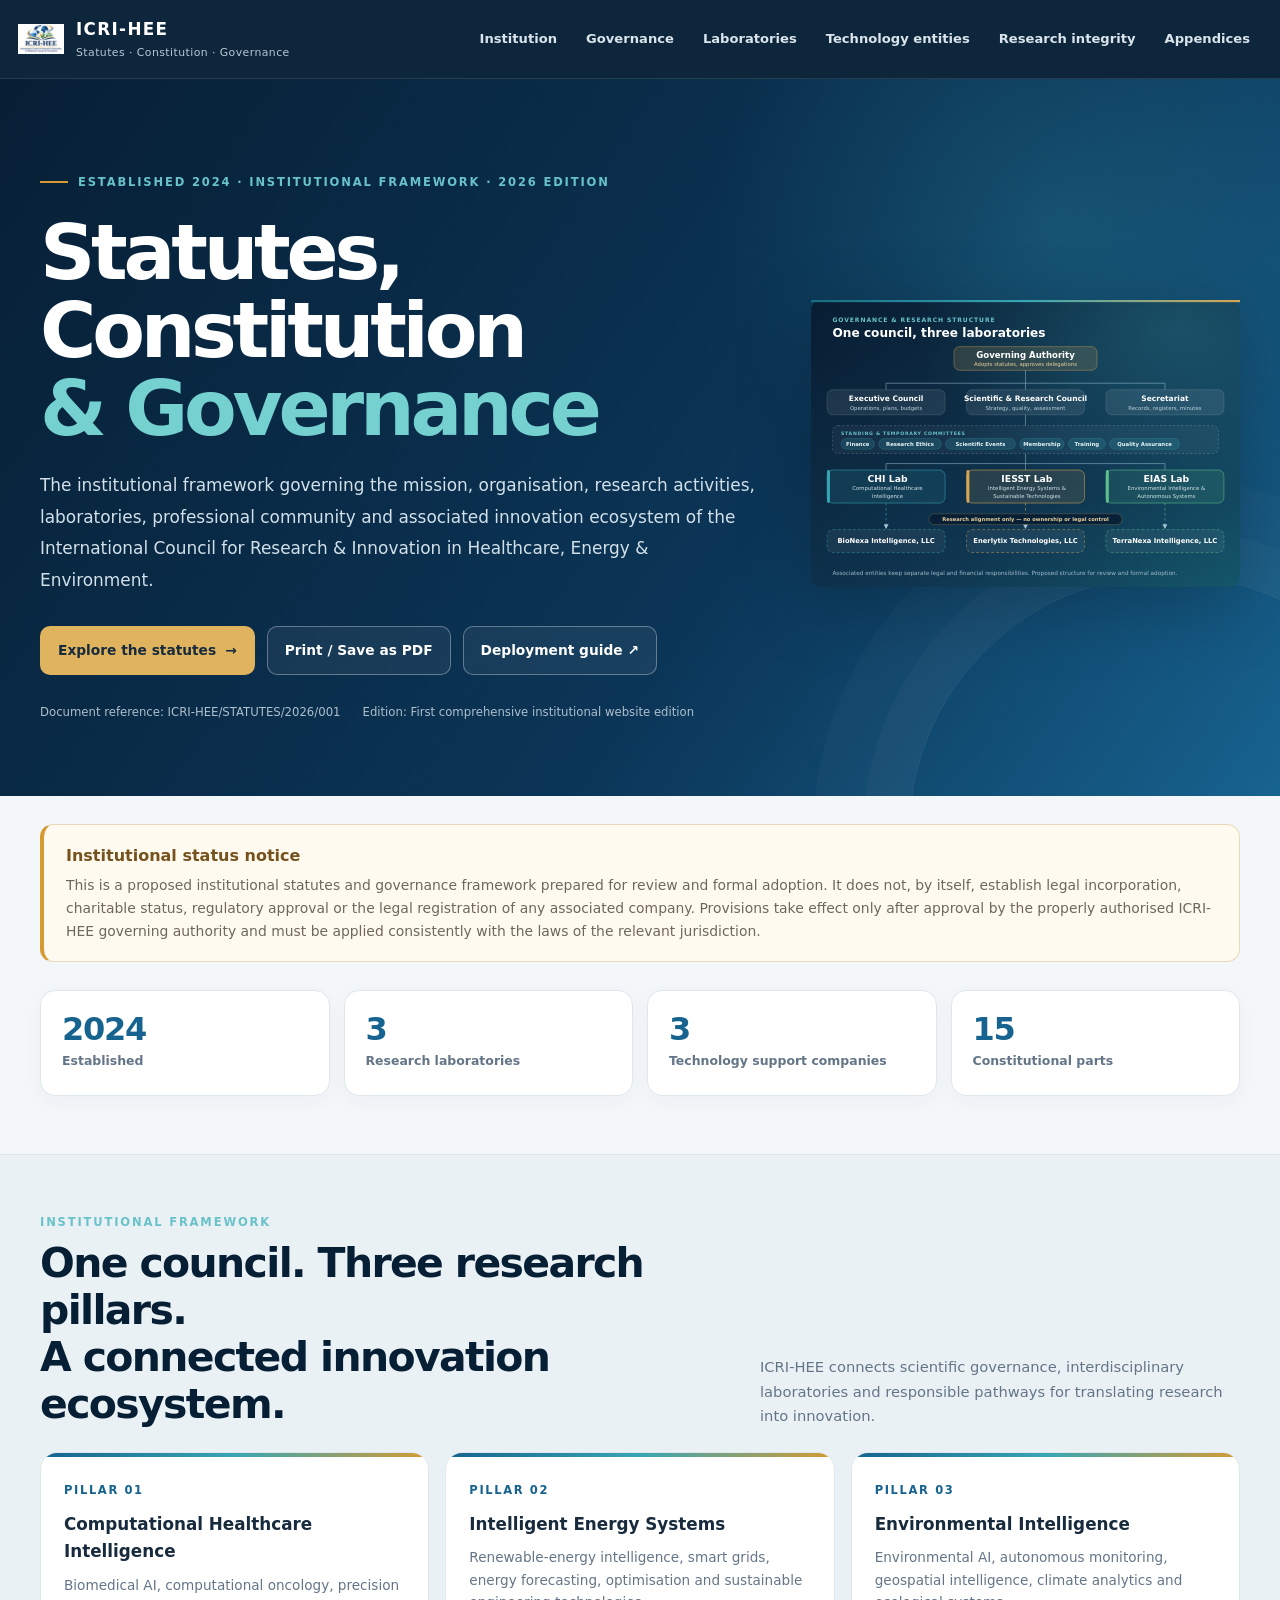
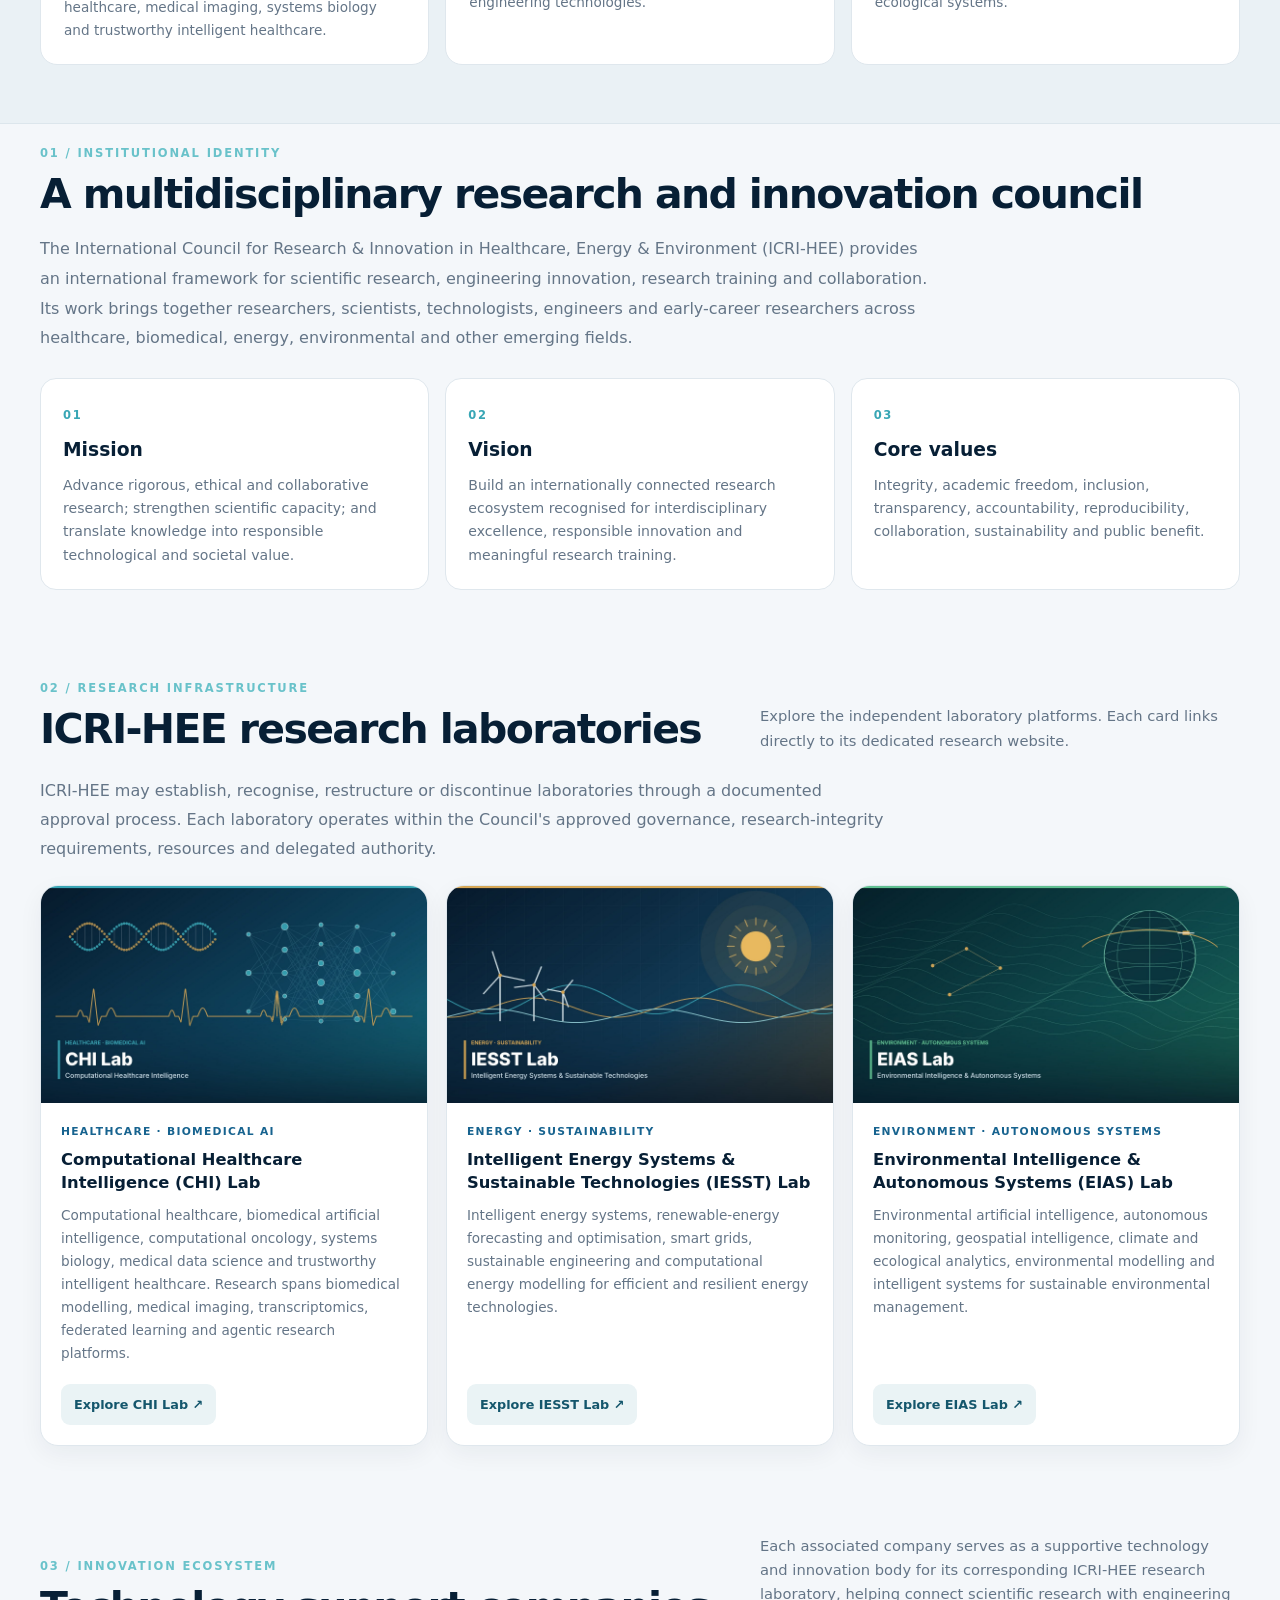
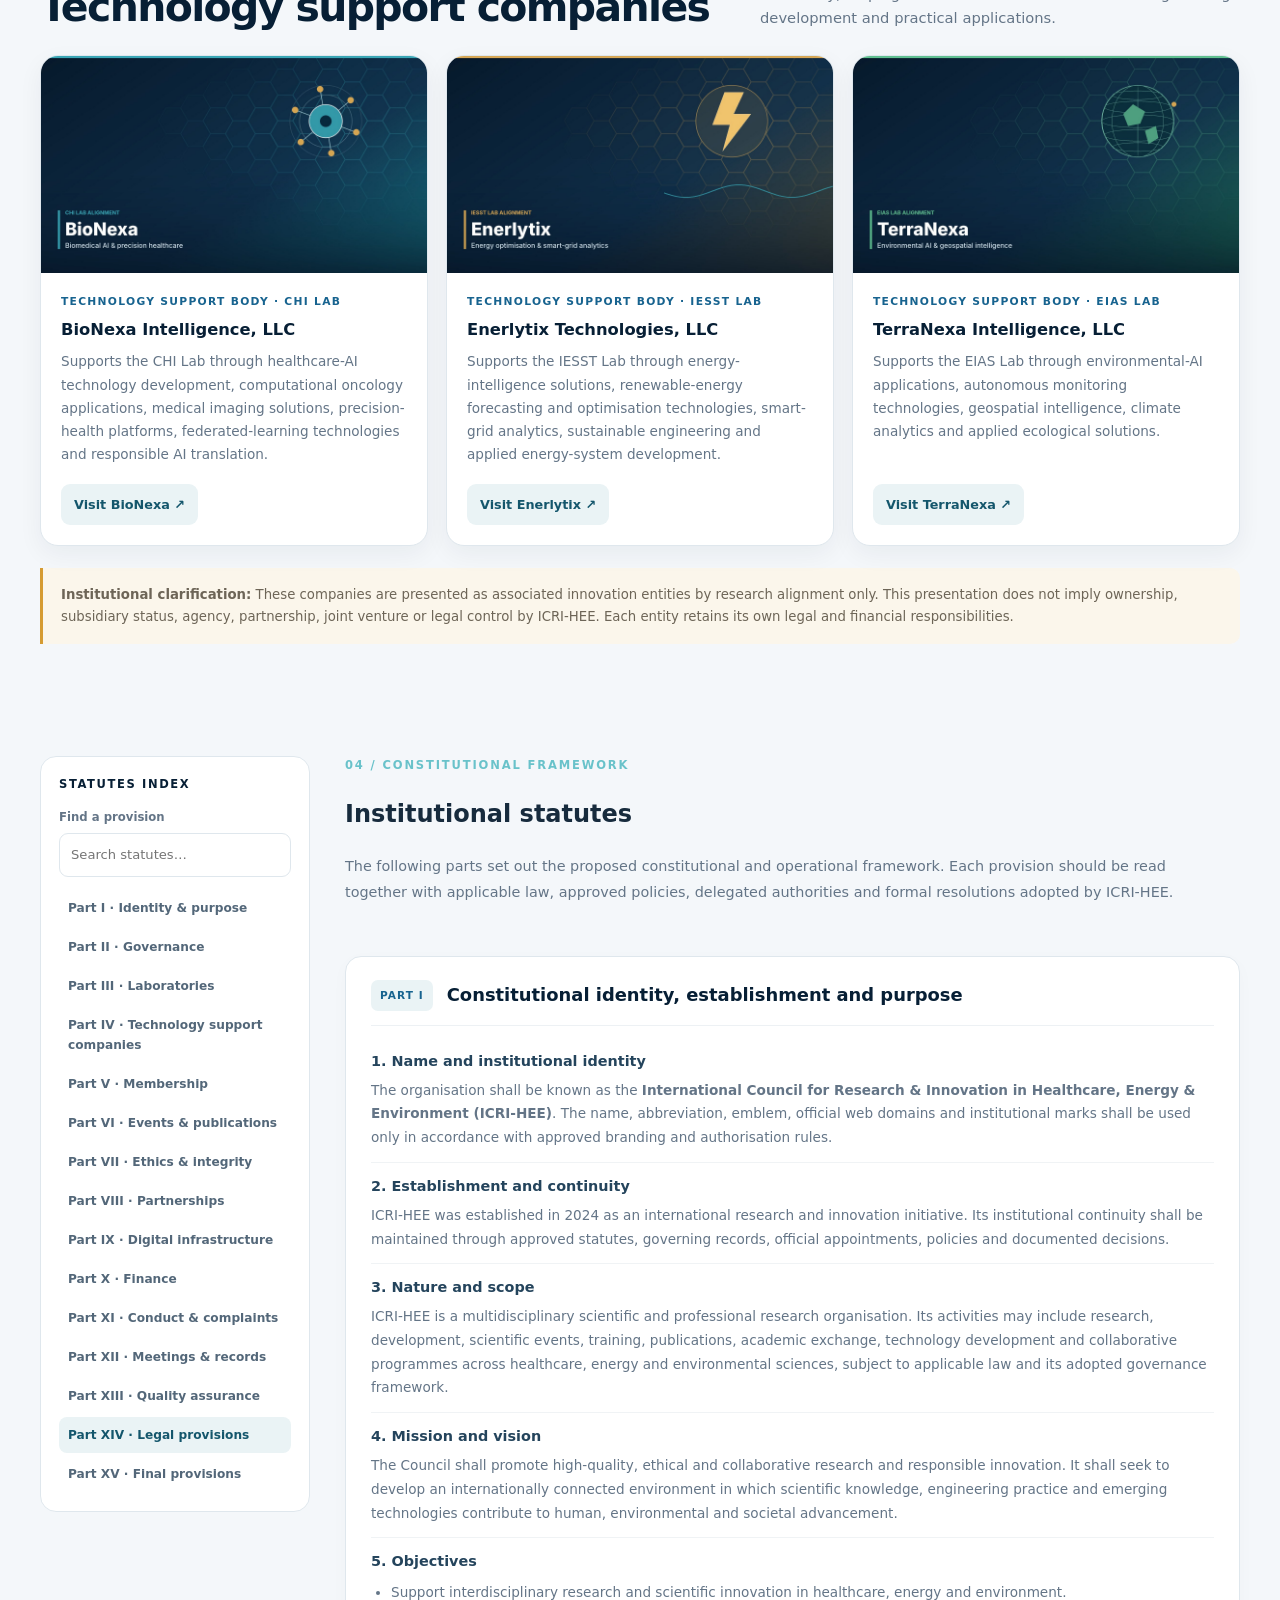
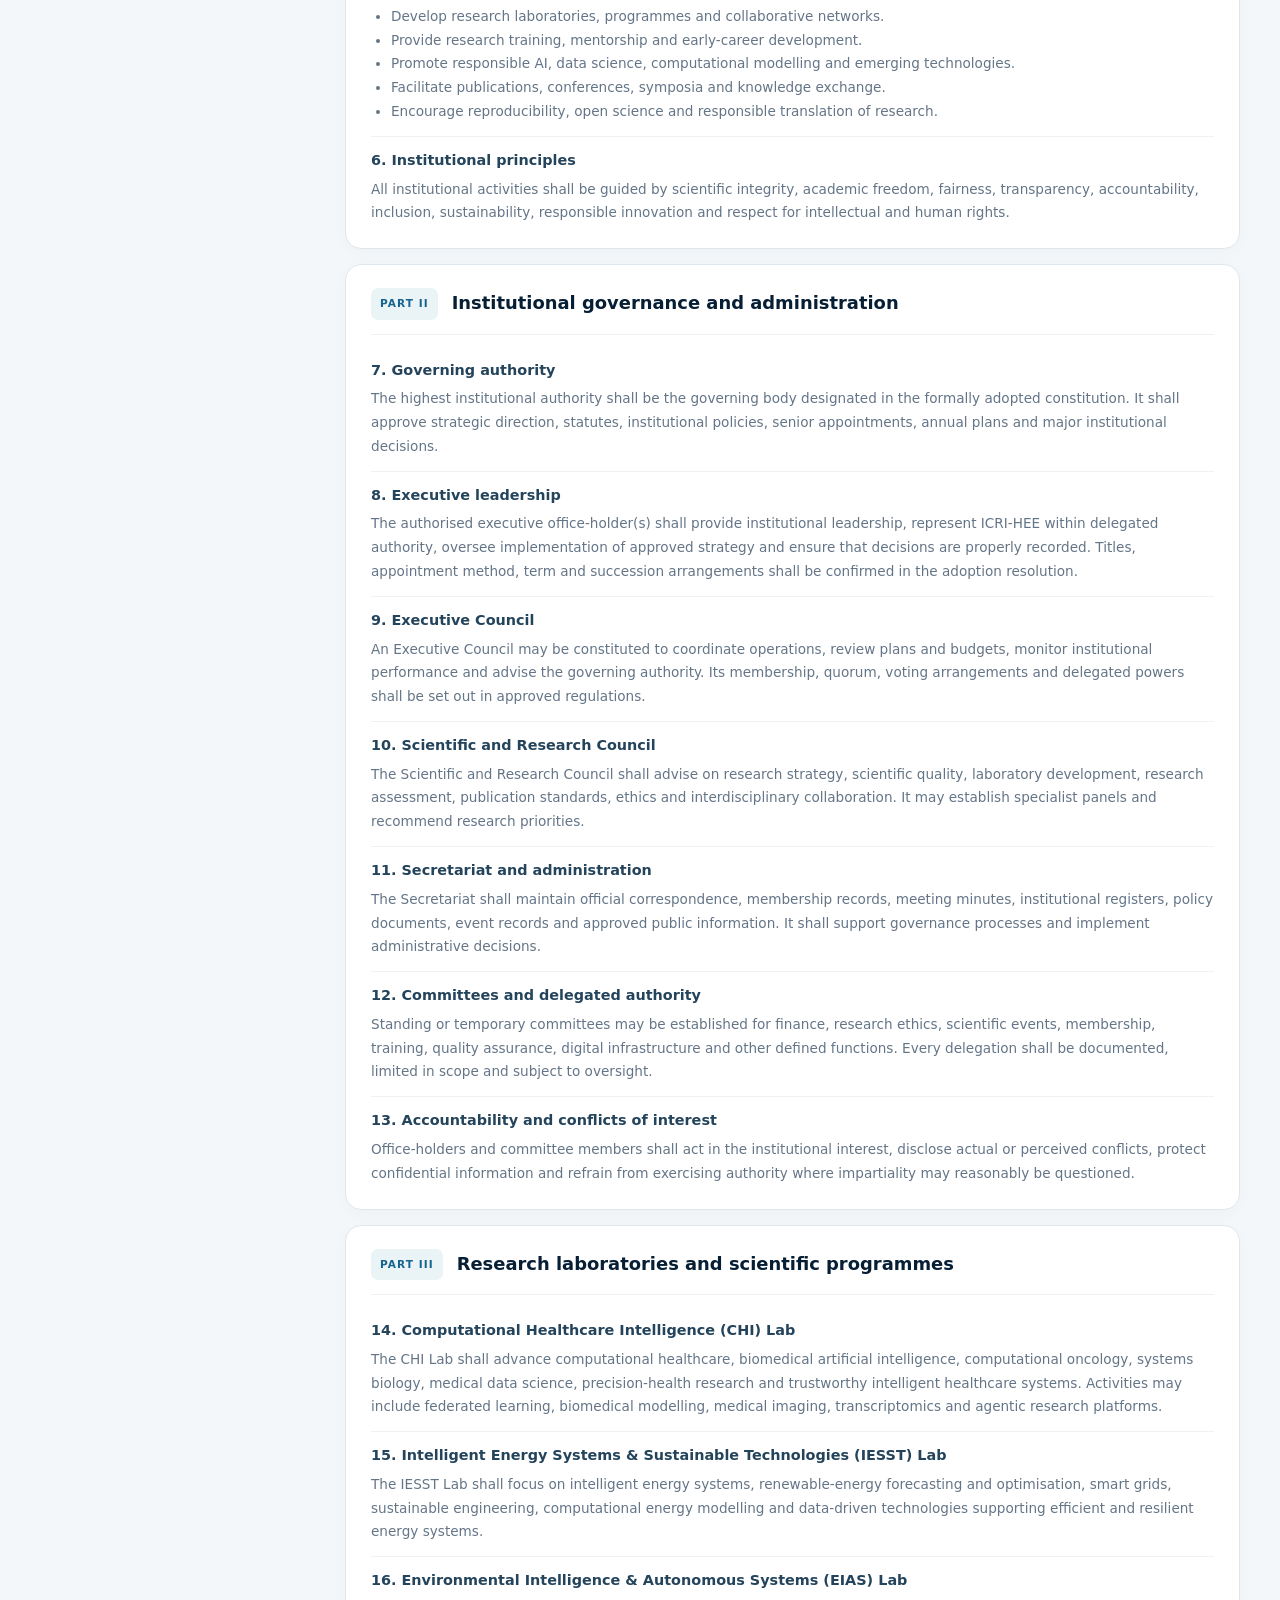
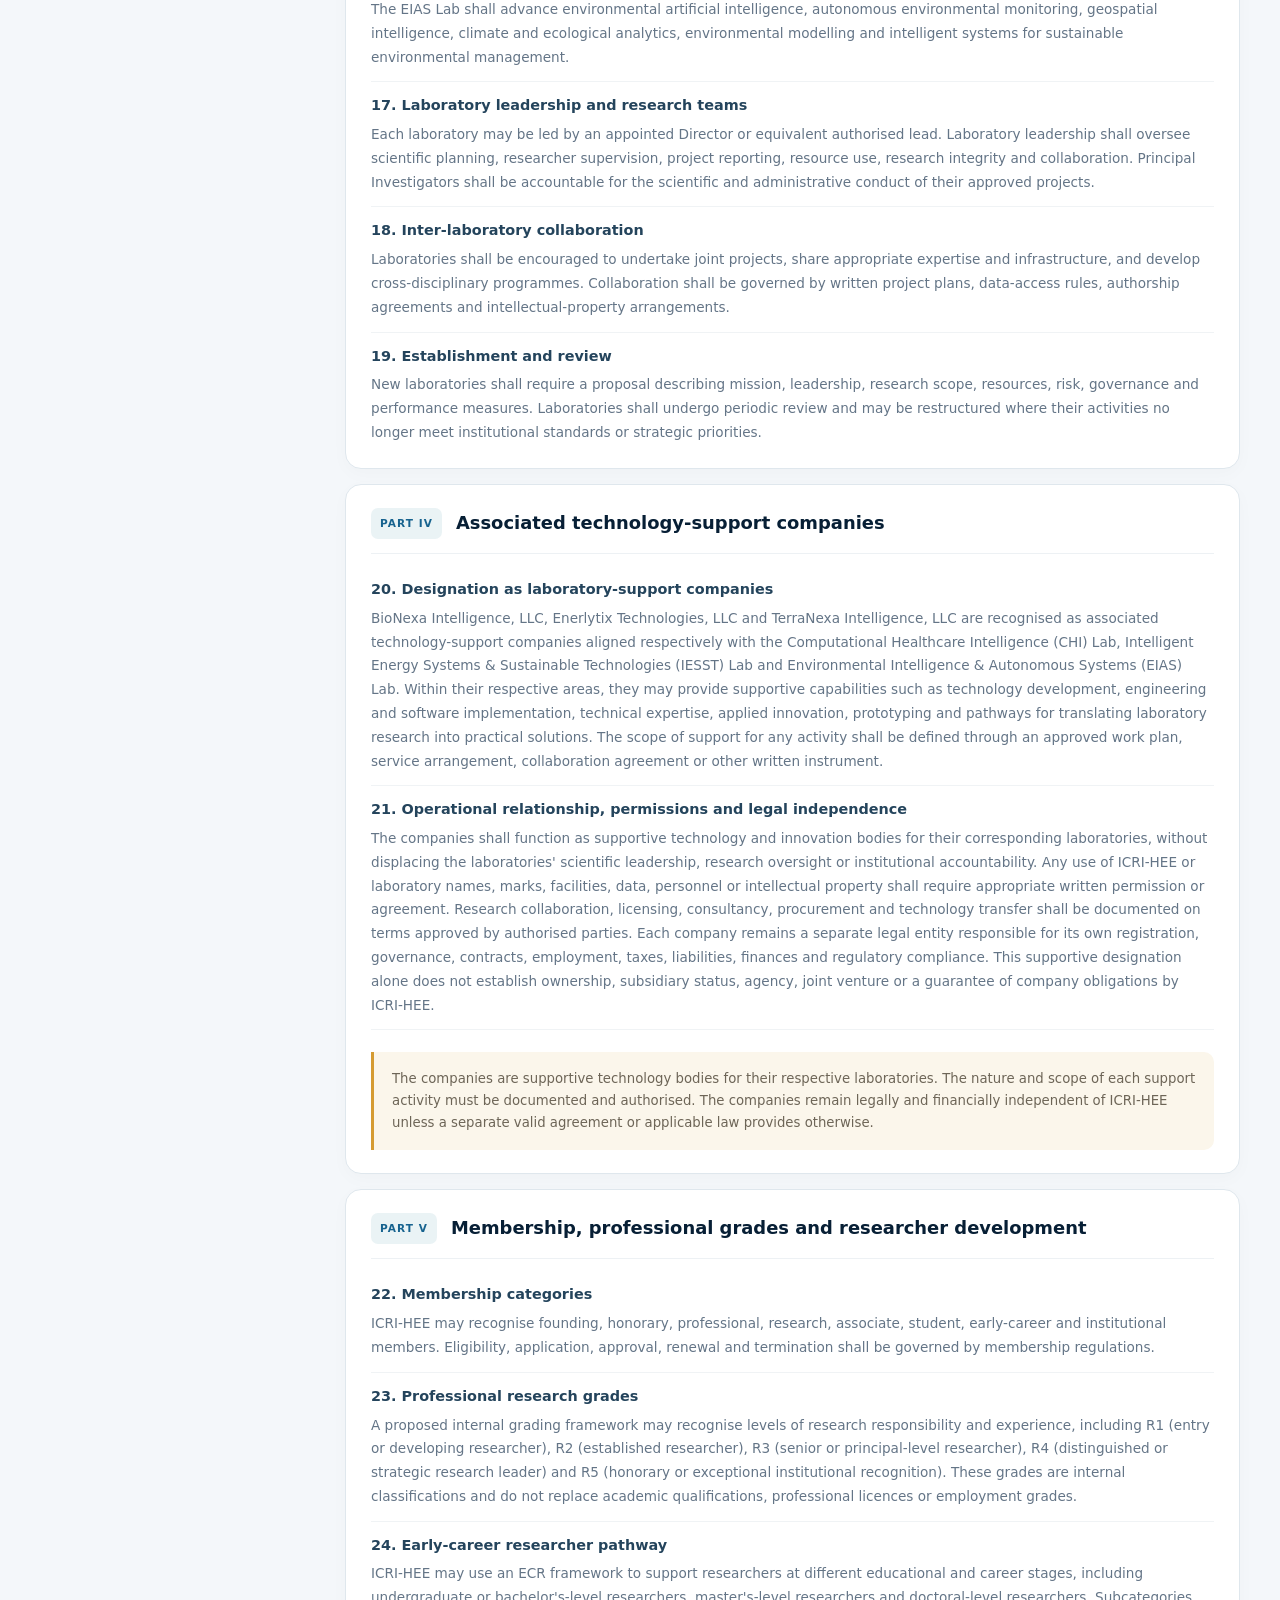
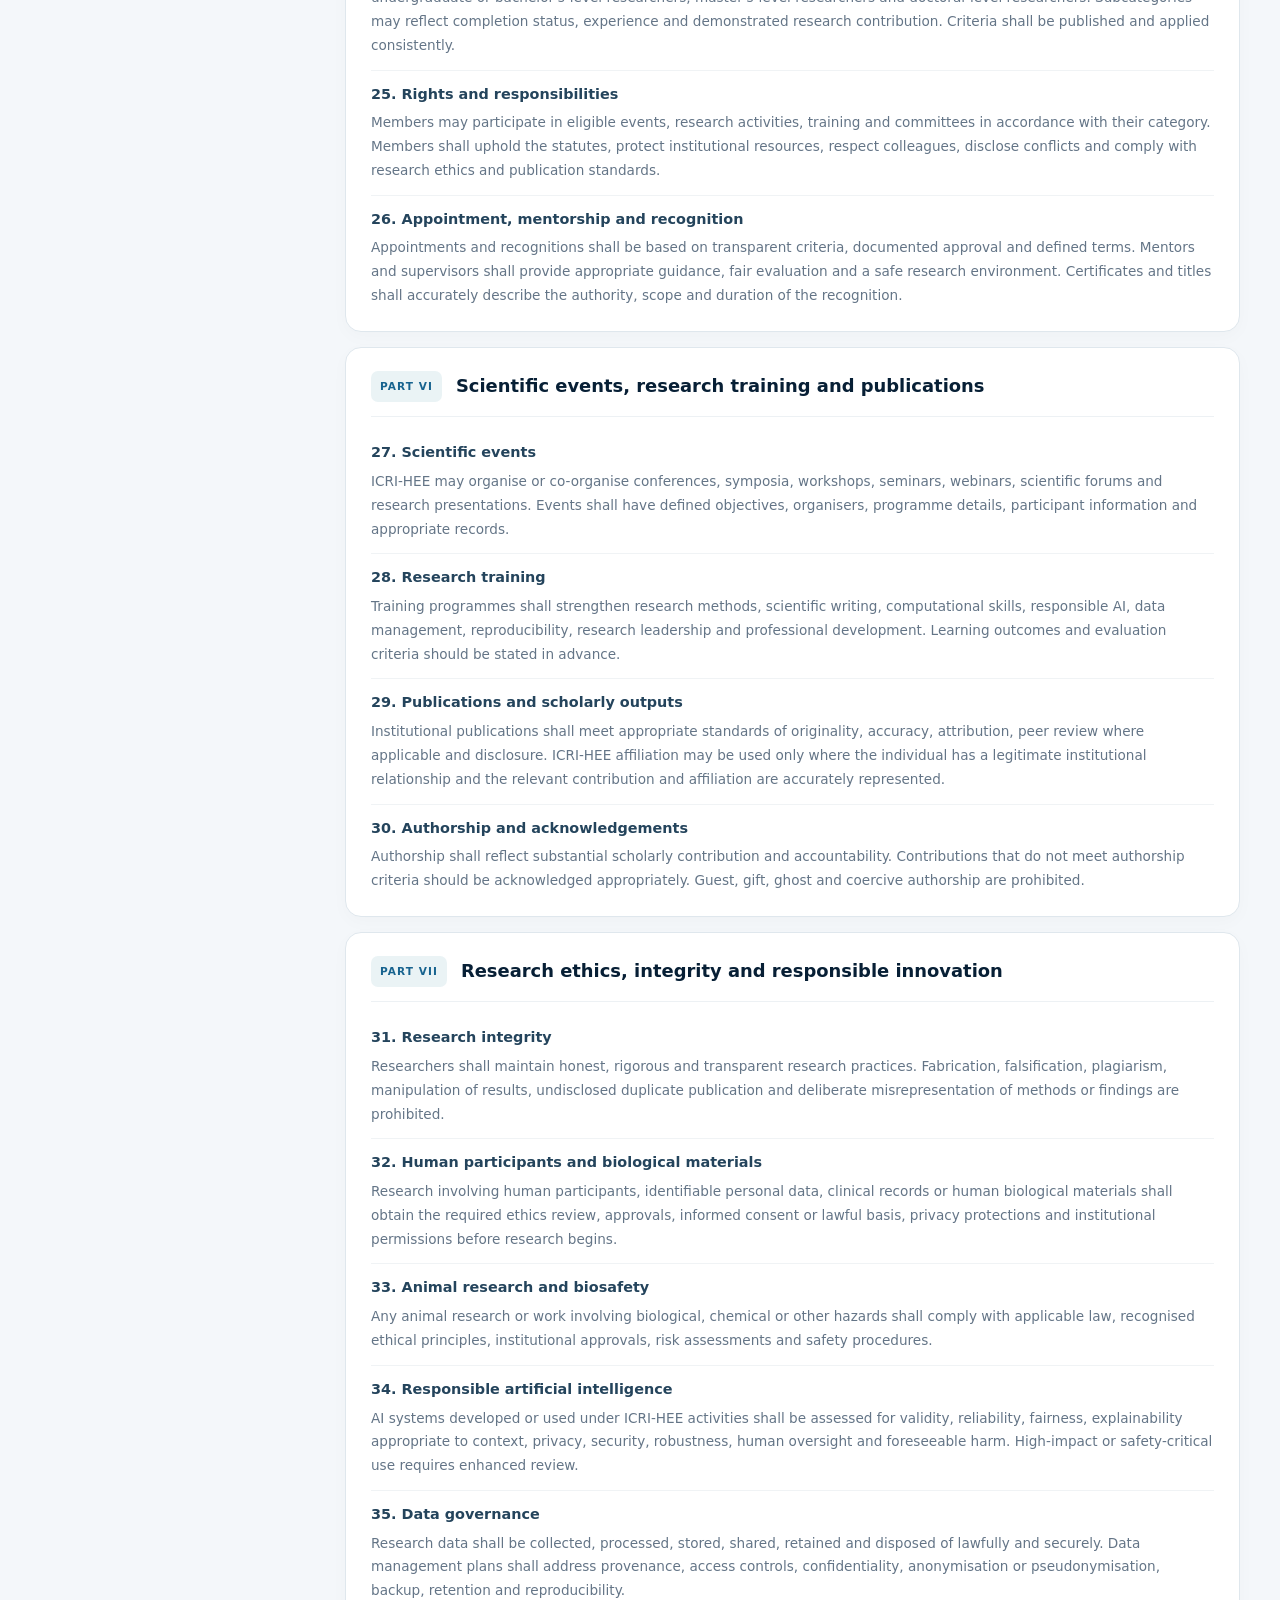
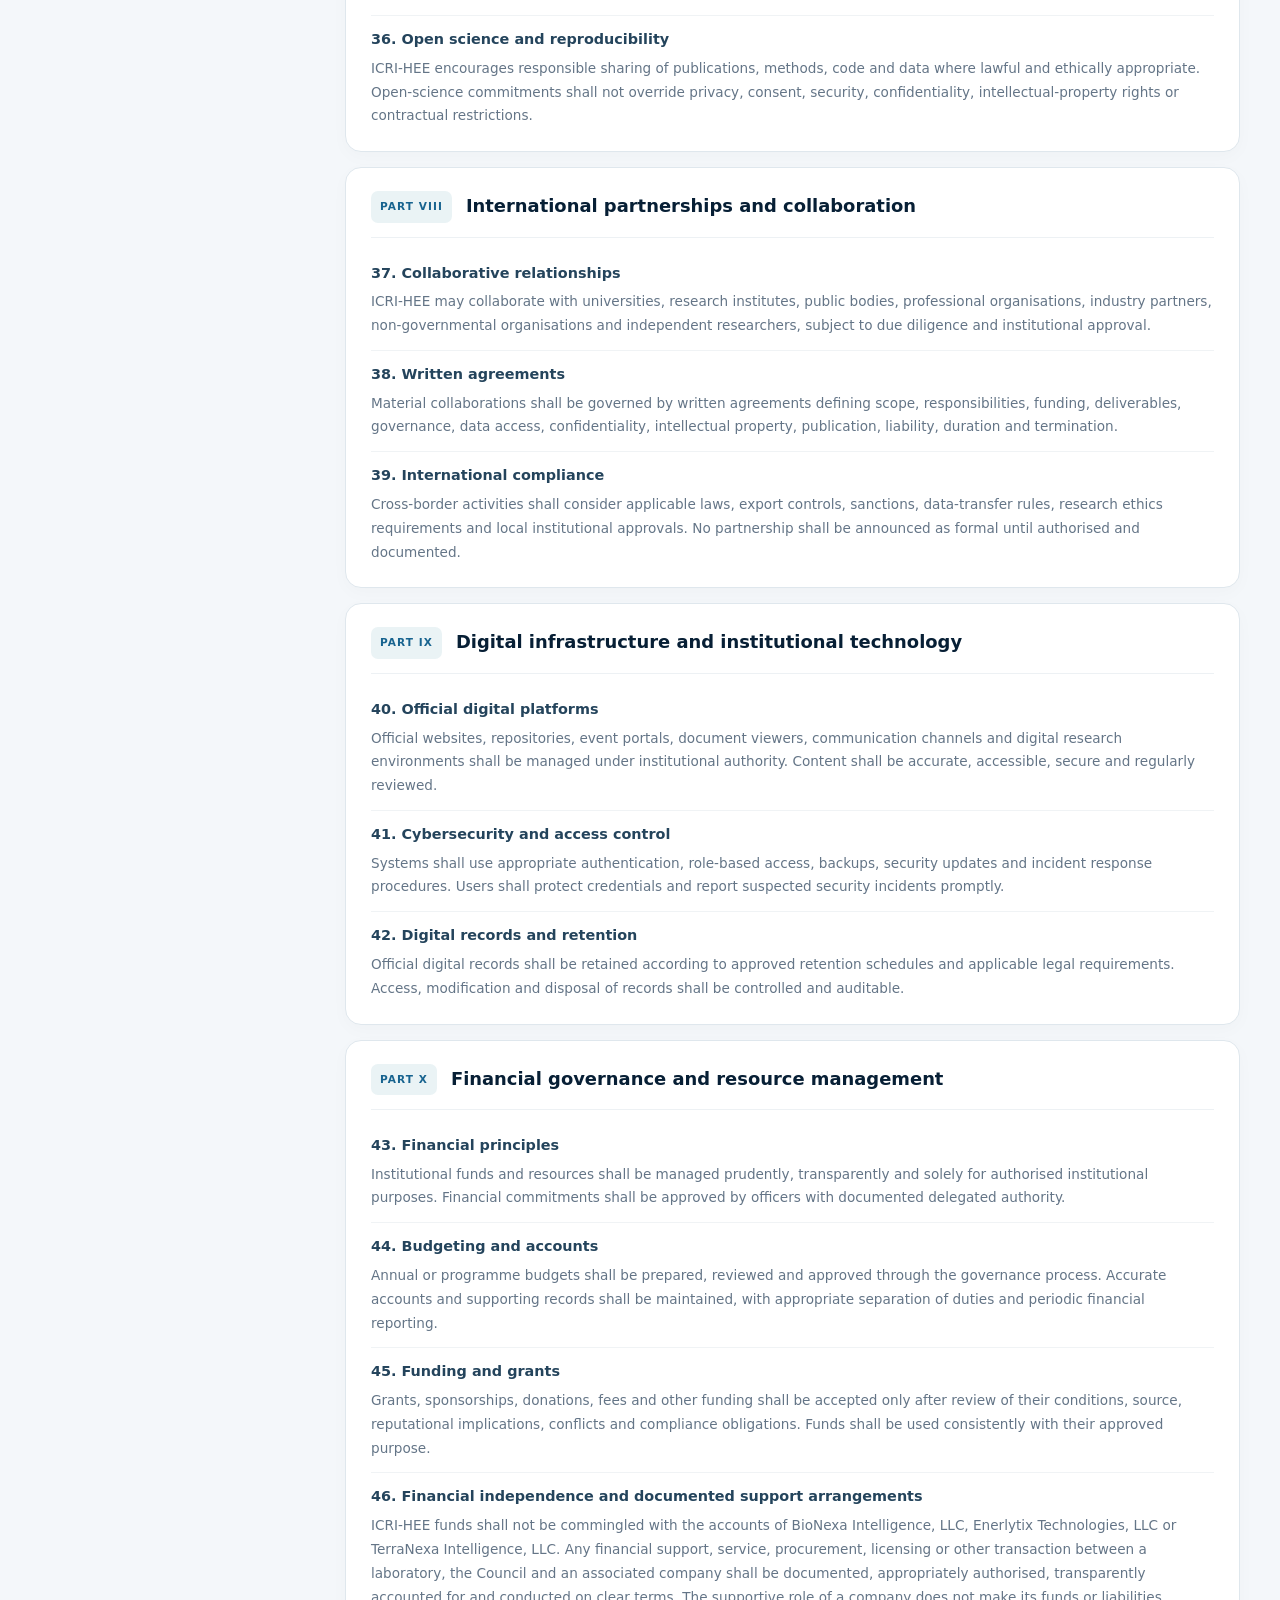
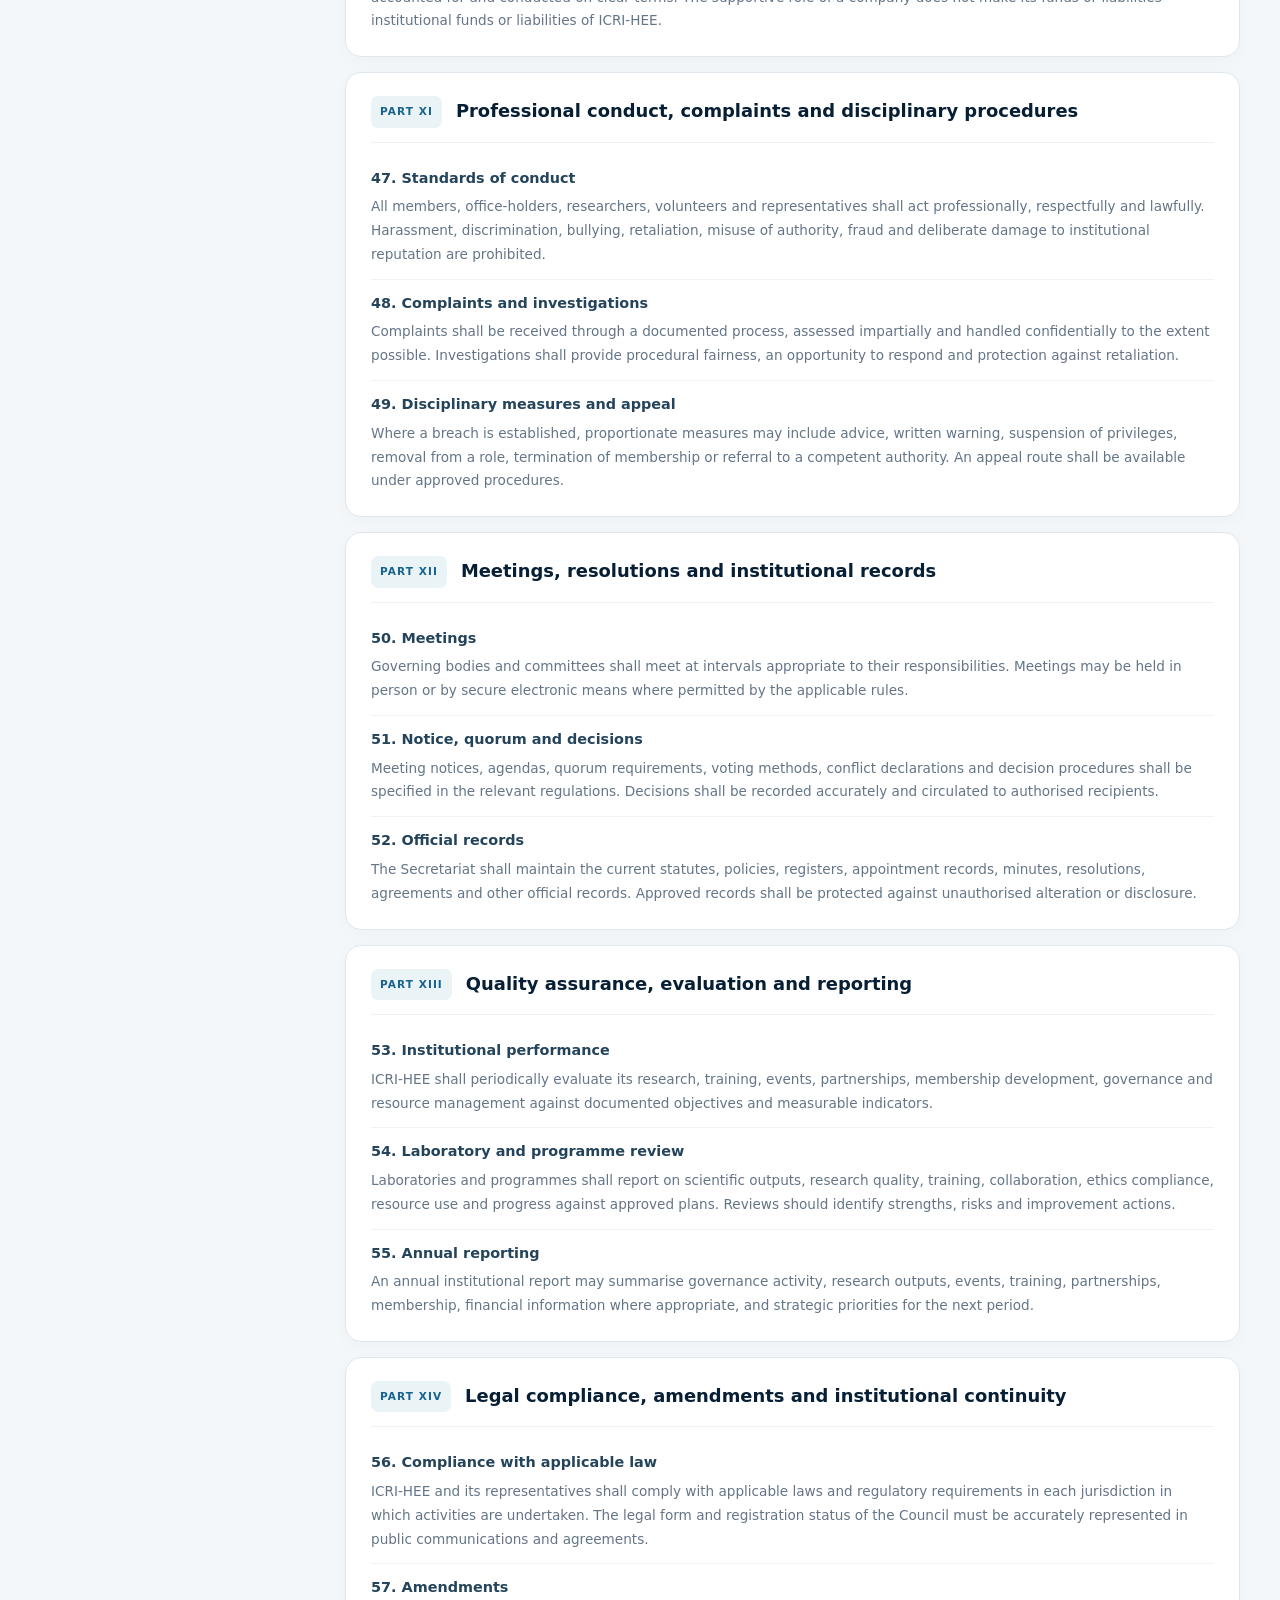
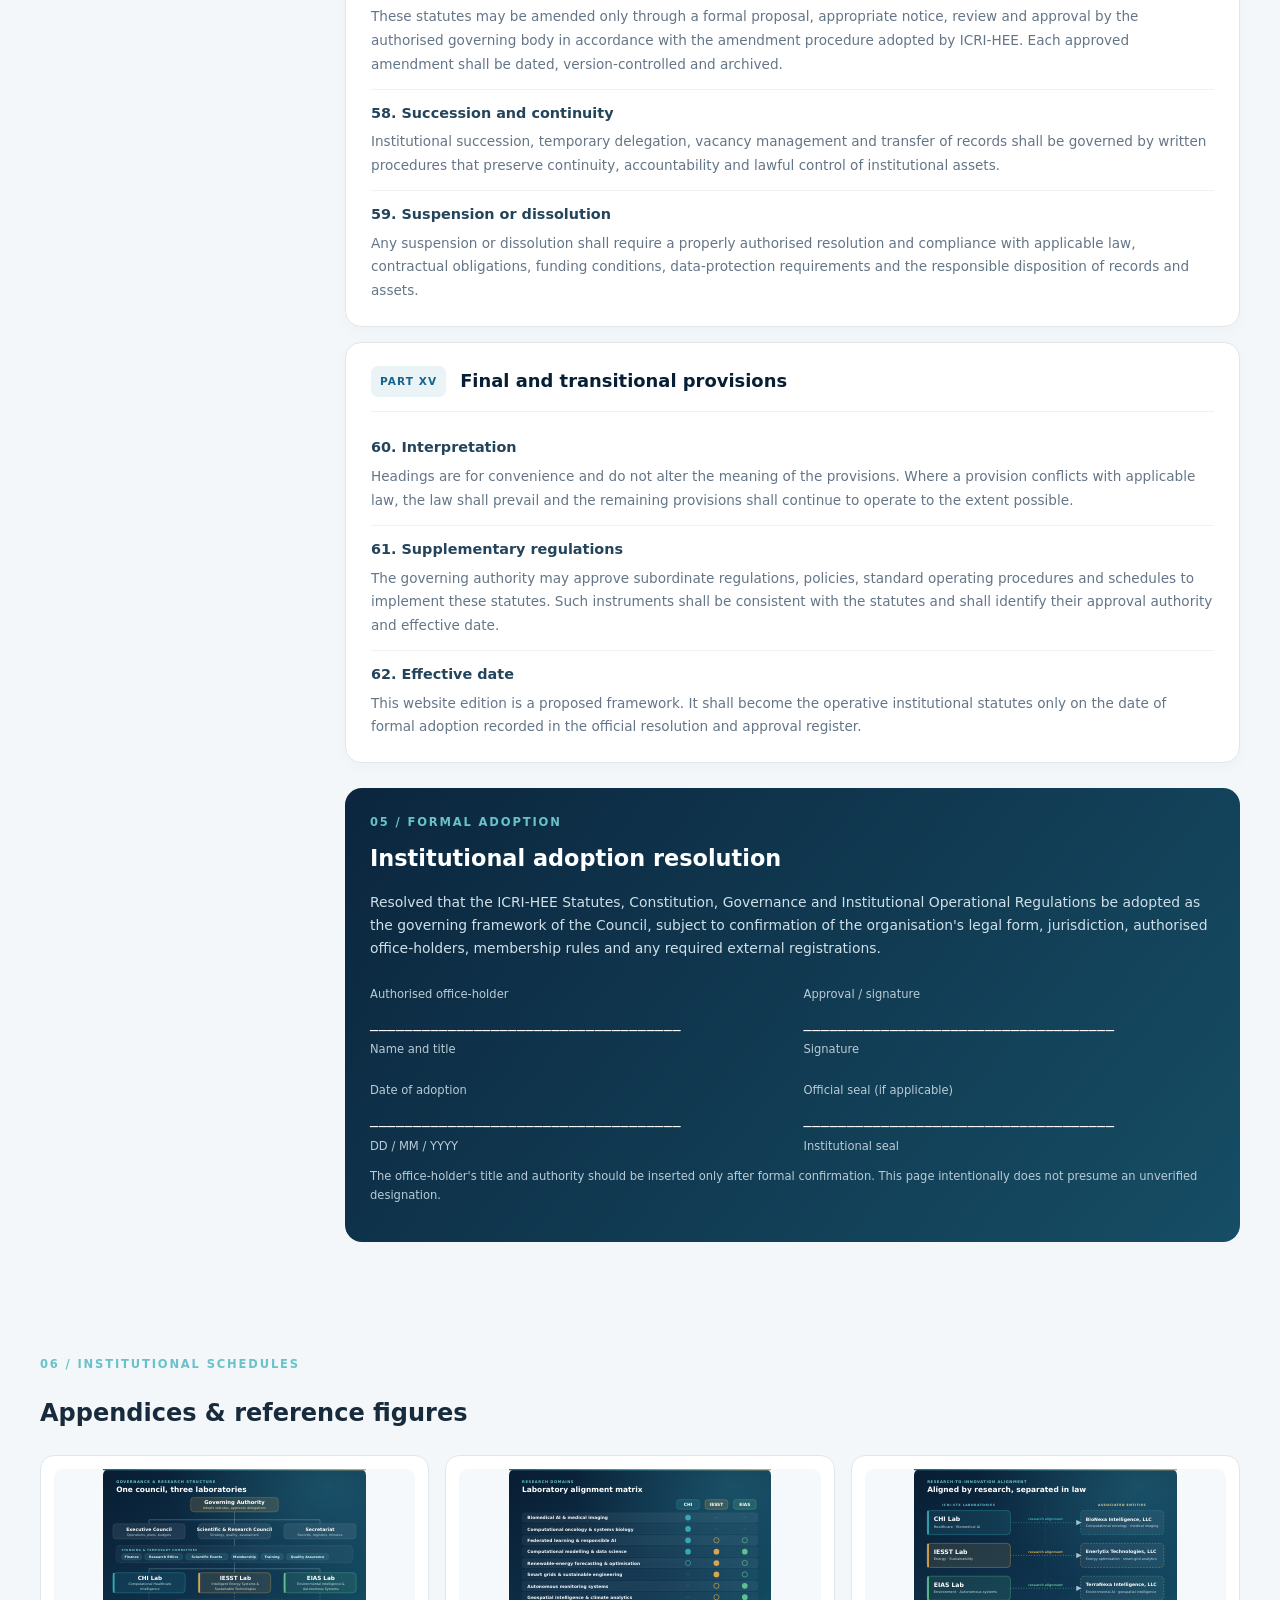
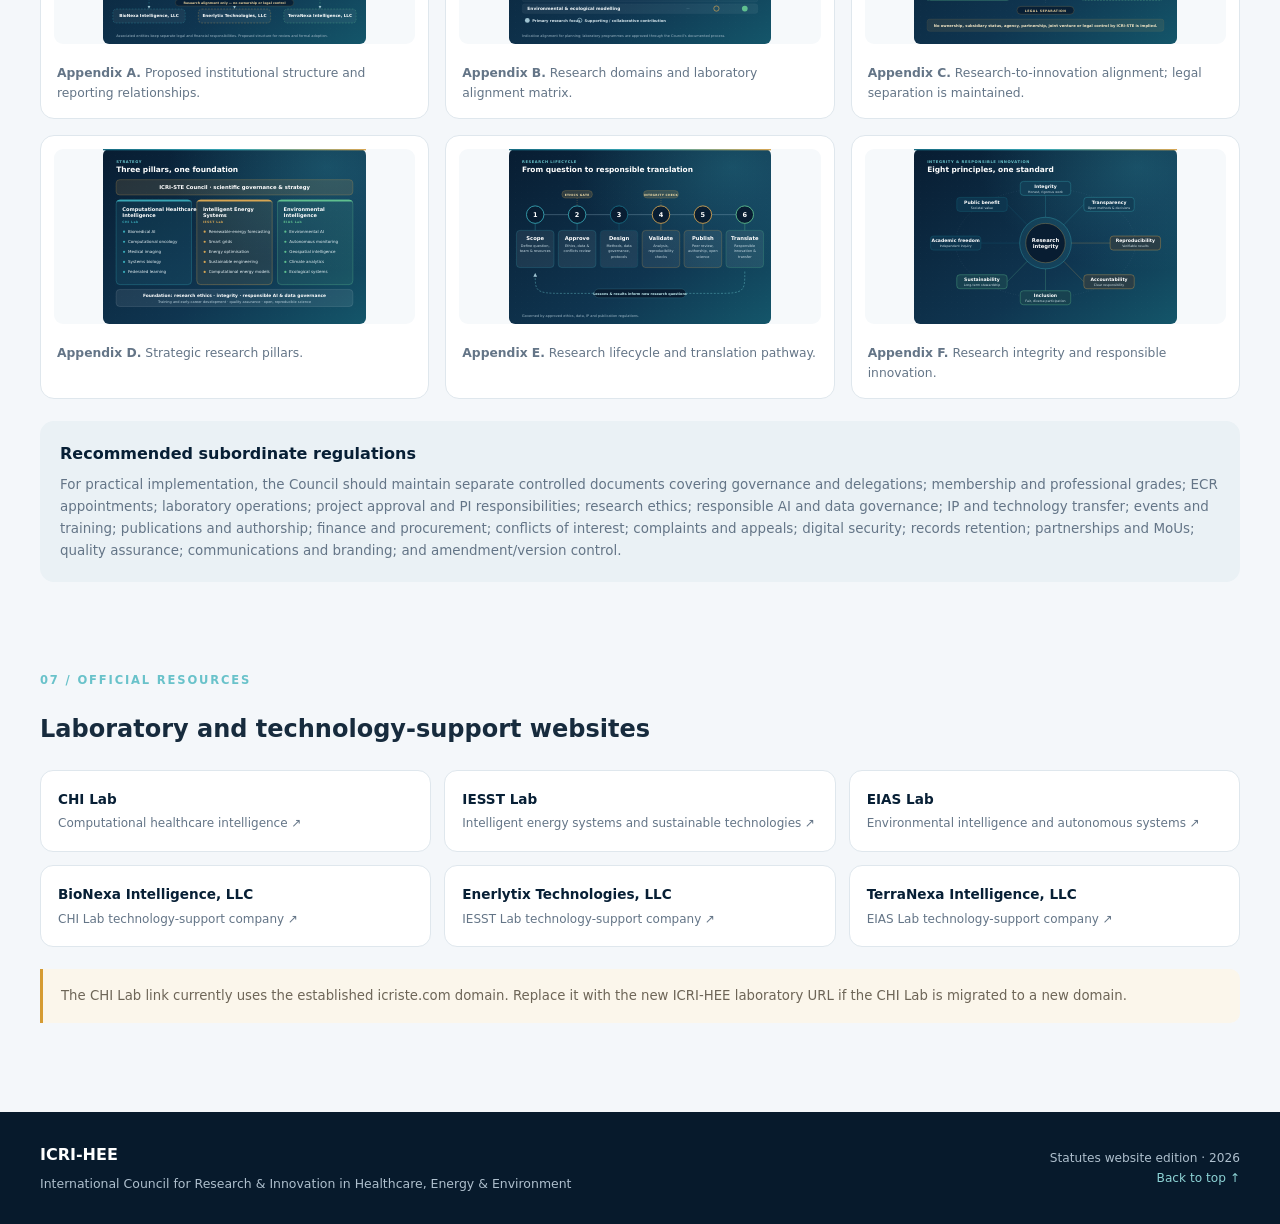
<file: index.html>
<!DOCTYPE html>
<html lang="en">
<head>
  <meta charset="UTF-8">
  <meta name="viewport" content="width=device-width, initial-scale=1">
  <meta name="description" content="ICRI-HEE institutional statutes, constitution, governance framework, research laboratories, associated innovation entities and responsible research principles.">
  <meta name="theme-color" content="#071f35">
  <meta property="og:title" content="ICRI-HEE | Statutes, Constitution & Governance">
  <meta property="og:description" content="The institutional framework for ICRI-HEE governance, research laboratories and responsible innovation across healthcare, energy and environment.">
  <meta property="og:type" content="website">
  <meta property="og:url" content="https://didarmurad2019.github.io/Statutes.github.io/">
  <meta property="og:image" content="https://didarmurad2019.github.io/Statutes.github.io/assets/og-image.png">
  <meta name="twitter:card" content="summary_large_image">
  <meta name="twitter:title" content="ICRI-HEE | Statutes, Constitution & Governance">
  <meta name="twitter:image" content="https://didarmurad2019.github.io/Statutes.github.io/assets/og-image.png">
  <link rel="canonical" href="https://didarmurad2019.github.io/Statutes.github.io/">
  <title>ICRI-HEE | Statutes, Constitution & Governance</title>
  <link rel="icon" href="assets/ICRI-HEE_logo.png" type="image/png">
  <link rel="apple-touch-icon" href="assets/apple-touch-icon.png">
  <style>
    :root{--navy:#071f35;--navy2:#0b3557;--blue:#17638f;--cyan:#38a6b5;--gold:#d59b32;--ink:#172b3d;--muted:#647587;--paper:#f4f7fa;--surface:#fff;--line:#dfe7ed;--shadow:0 18px 48px rgba(7,31,53,.09);--radius:20px;--max:1200px}
    *{box-sizing:border-box}html{scroll-behavior:smooth;scroll-padding-top:100px}body{margin:0;background:var(--paper);color:var(--ink);font-family:Inter,ui-sans-serif,system-ui,-apple-system,"Segoe UI",sans-serif;line-height:1.65}a{color:inherit}button,input{font:inherit}
    .wrap{width:min(var(--max),calc(100% - 42px));margin-inline:auto}.site-header{position:sticky;top:0;z-index:100;background:rgba(7,31,53,.97);backdrop-filter:blur(16px);border-bottom:1px solid rgba(255,255,255,.1)}
    .header-inner{width:min(1320px,calc(100% - 36px));margin:auto;min-height:78px;display:flex;align-items:center;justify-content:space-between;gap:24px}.brand{display:flex;align-items:center;gap:12px;text-decoration:none;color:#fff;min-width:230px}.brand img{width:46px;height:46px;object-fit:contain}.brand strong{display:block;font-size:1.05rem;letter-spacing:.08em}.brand small{display:block;color:#b7c7d5;font-size:.68rem;letter-spacing:.04em}
    .top-nav{display:flex;align-items:center;gap:5px}.top-nav a{color:#d9e4ec;text-decoration:none;font-size:.82rem;font-weight:650;padding:10px 12px;border-radius:9px;transition:.2s}.top-nav a:hover,.top-nav a:focus-visible{background:rgba(255,255,255,.1);color:#fff}.menu-toggle{display:none;background:transparent;border:1px solid rgba(255,255,255,.25);color:#fff;border-radius:10px;padding:8px 12px}
    .hero{position:relative;overflow:hidden;background:radial-gradient(circle at 82% 20%,rgba(56,166,181,.22),transparent 28%),linear-gradient(125deg,#071f35 0%,#0b3557 60%,#17638f 100%);color:#fff}.hero:after{content:"";position:absolute;width:520px;height:520px;border:1px solid rgba(255,255,255,.09);border-radius:50%;right:-150px;bottom:-300px;box-shadow:0 0 0 45px rgba(255,255,255,.025),0 0 0 95px rgba(255,255,255,.02)}
    .hero-inner{position:relative;z-index:1;width:min(var(--max),calc(100% - 42px));margin:auto;padding:86px 0 74px;display:grid;grid-template-columns:1.25fr .75fr;align-items:center;gap:55px}.eyebrow,.section-kicker{font-size:.72rem;font-weight:800;letter-spacing:.16em;text-transform:uppercase;color:#69c2ca}.eyebrow{display:inline-flex;align-items:center;gap:10px}.eyebrow:before{content:"";width:28px;height:2px;background:var(--gold)}
    h1{font-size:clamp(2.8rem,6vw,5.3rem);line-height:1.02;letter-spacing:-.055em;margin:22px 0}h1 em{font-style:normal;color:#75d0d0}.hero-lead{max-width:720px;color:#d2e0e9;font-size:1.06rem;line-height:1.85;margin:0}.hero-actions{display:flex;flex-wrap:wrap;gap:12px;margin-top:30px}
    .button{display:inline-flex;align-items:center;justify-content:center;gap:9px;padding:12px 17px;border-radius:10px;text-decoration:none;font-weight:750;font-size:.86rem;border:1px solid transparent;cursor:pointer}.button.primary{background:#e0b45f;color:#172b3d}.button.secondary{border-color:rgba(255,255,255,.32);color:#fff;background:rgba(255,255,255,.06)}.button:hover{transform:translateY(-2px)}.hero-meta{display:flex;flex-wrap:wrap;gap:10px 22px;margin-top:28px;color:#aebfcd;font-size:.73rem}
    .hero-art{min-height:290px;display:grid;place-items:center}.hero-art img{width:min(100%,430px);max-height:360px;object-fit:contain;filter:drop-shadow(0 20px 35px rgba(0,0,0,.2))}.hero-placeholder{width:290px;aspect-ratio:1;border:1px solid rgba(255,255,255,.22);border-radius:50%;display:grid;place-items:center;text-align:center;padding:35px;background:radial-gradient(circle,rgba(117,208,208,.18),rgba(255,255,255,.025) 65%)}.hero-placeholder[hidden]{display:none}.hero-placeholder strong{font-size:2rem;letter-spacing:.12em}.hero-placeholder span{display:block;color:#bcd1dc;font-size:.8rem}
    .notice{margin-top:28px;padding:18px 22px;border:1px solid #ead9b8;border-left:4px solid var(--gold);border-radius:13px;background:#fffaf0}.notice strong{color:#75521e}.notice p{margin:5px 0 0;color:#6e675b;font-size:.87rem}
    .stats{display:grid;grid-template-columns:repeat(4,1fr);gap:14px;margin:28px auto 58px}.stat{padding:21px;border:1px solid var(--line);border-radius:15px;background:#fff;box-shadow:0 6px 20px rgba(7,31,53,.035)}.stat b{display:block;font-size:2rem;line-height:1.1;color:var(--blue);letter-spacing:-.04em}.stat span{font-size:.78rem;color:var(--muted);font-weight:650}
    section.content-section{padding:34px 0 54px}.section-heading{display:flex;justify-content:space-between;align-items:end;gap:25px;margin-bottom:24px}.section-heading h2,.intro h2{font-size:clamp(1.8rem,3.2vw,2.7rem);line-height:1.15;letter-spacing:-.04em;margin:8px 0 0;color:var(--navy)}.section-heading>p{max-width:480px;margin:0;color:var(--muted);font-size:.92rem}
    .intro{padding:20px 0 55px}.intro>p{max-width:900px;color:var(--muted);line-height:1.85}.three-cards{display:grid;grid-template-columns:repeat(3,1fr);gap:16px;margin-top:25px}.info-card{background:#fff;border:1px solid var(--line);border-radius:16px;padding:22px}.card-index{font-size:.72rem;color:var(--cyan);font-weight:850;letter-spacing:.14em}.info-card h3{margin:8px 0;color:var(--navy)}.info-card p{margin:0;color:var(--muted);font-size:.88rem}
    .framework{background:#eaf1f5;border-block:1px solid #dce6ec;padding:58px 0}.framework-grid{display:grid;grid-template-columns:repeat(3,1fr);gap:16px}.framework-card{background:#fff;border:1px solid var(--line);border-radius:17px;padding:23px;position:relative;overflow:hidden}.framework-card:before{content:"";position:absolute;top:0;left:0;width:100%;height:4px;background:linear-gradient(90deg,var(--blue),var(--cyan),var(--gold))}.framework-card .number{font-size:.72rem;color:var(--blue);font-weight:850;letter-spacing:.14em}.framework-card h3{font-size:1.05rem;margin:8px 0}.framework-card p{font-size:.85rem;color:var(--muted);margin:0}
    .profile-intro{max-width:850px;color:var(--muted);line-height:1.8;margin:8px 0 22px}.profile-grid{display:grid;grid-template-columns:repeat(3,minmax(0,1fr));gap:18px}.profile-card{min-width:0;overflow:hidden;border:1px solid var(--line);border-radius:18px;background:#fff;box-shadow:0 8px 25px rgba(7,31,53,.055);display:flex;flex-direction:column;transition:transform .22s,box-shadow .22s}.profile-card:hover{transform:translateY(-5px);box-shadow:var(--shadow)}.profile-image-wrap{aspect-ratio:16/9;overflow:hidden;background:linear-gradient(135deg,#dce8ed,#eef3f6)}.profile-image{width:100%;height:100%;object-fit:cover;display:block;transition:transform .4s}.profile-card:hover .profile-image{transform:scale(1.04)}.profile-body{padding:20px;display:flex;flex-direction:column;align-items:flex-start;flex:1}.profile-kicker{font-size:.67rem;letter-spacing:.12em;text-transform:uppercase;font-weight:850;color:var(--blue);margin-bottom:8px}.profile-body h3{font-size:1.02rem;line-height:1.4;margin:0 0 9px;color:var(--navy)}.profile-body p{font-size:.85rem;line-height:1.7;color:var(--muted);margin:0 0 18px}.profile-link{display:inline-flex;align-items:center;gap:8px;margin-top:auto;padding:10px 13px;border-radius:9px;background:#eaf3f5;color:#14566c;font-size:.8rem;font-weight:800;text-decoration:none}.profile-link:hover{background:var(--blue);color:#fff}.profile-note{margin:22px 0 0;padding:16px 18px;border-left:3px solid var(--gold);border-radius:0 10px 10px 0;background:#fbf6eb;color:#6d6557;font-size:.83rem}
    .statute-layout{display:grid;grid-template-columns:270px minmax(0,1fr);gap:35px;align-items:start;padding:58px 0}.sidebar{position:sticky;top:98px;background:#fff;border:1px solid var(--line);border-radius:16px;padding:18px;max-height:calc(100vh - 120px);overflow:auto}.sidebar-title{font-size:.72rem;letter-spacing:.14em;font-weight:900;color:var(--navy);margin-bottom:14px}.search-label{display:block;font-size:.73rem;color:var(--muted);font-weight:700;margin-bottom:6px}#searchInput{width:100%;border:1px solid var(--line);border-radius:9px;padding:10px 11px;outline:none;font-size:.82rem;margin-bottom:13px}#searchInput:focus{border-color:var(--cyan);box-shadow:0 0 0 3px rgba(56,166,181,.13)}#sectionNav{display:grid;gap:3px}#sectionNav a{padding:8px 9px;border-radius:8px;text-decoration:none;color:#536779;font-size:.76rem;font-weight:650}#sectionNav a:hover,#sectionNav a.active{background:#eaf3f5;color:#14566c}.statute-content{min-width:0}.section-intro{color:var(--muted);font-size:.9rem;line-height:1.8;max-width:850px}.search-status{font-size:.78rem;color:var(--blue);min-height:20px;margin:12px 0}.part{background:#fff;border:1px solid var(--line);border-radius:16px;padding:23px 25px;margin:15px 0;box-shadow:0 5px 18px rgba(7,31,53,.025)}.part-head{display:flex;align-items:flex-start;gap:14px;padding-bottom:14px;border-bottom:1px solid #edf1f4;margin-bottom:12px}.part-head>span{flex:0 0 auto;background:#eaf3f5;color:var(--blue);font-size:.66rem;font-weight:900;letter-spacing:.1em;padding:7px 9px;border-radius:7px}.part-head h3{margin:2px 0 0;color:var(--navy);font-size:1.12rem;line-height:1.4}.clause{padding:12px 0;border-bottom:1px solid #f0f3f5}.clause:last-child{border-bottom:0;padding-bottom:0}.clause h4{margin:0 0 5px;color:#24445c;font-size:.9rem}.clause p,.clause ul{margin:0;color:#647587;font-size:.85rem;line-height:1.75}.clause ul{padding-left:20px;margin-top:7px}.part[hidden],.clause[hidden]{display:none!important}
    .adoption{margin-top:25px;padding:25px;border-radius:17px;background:linear-gradient(130deg,#0b263e,#164e65);color:#fff}.adoption h3{font-size:1.4rem;margin:8px 0}.adoption p{color:#d0e0e8;font-size:.87rem}.signature-grid{display:grid;grid-template-columns:repeat(2,1fr);gap:22px;margin-top:25px}.signature-grid div{display:grid;gap:5px}.signature-grid span,.signature-grid small{font-size:.72rem;color:#b9cbd6}.signature-grid b{font-weight:400;letter-spacing:.04em;color:#fff}.fine-print{font-size:.72rem!important;color:#b9cbd6!important}
    .appendices{padding:55px 0}.figure-grid{display:grid;grid-template-columns:repeat(3,1fr);gap:16px;margin-top:22px}.figure-grid figure{margin:0;padding:13px;background:#fff;border:1px solid var(--line);border-radius:14px}.figure-grid img{width:100%;height:175px;object-fit:contain;background:#f6f9fb;border-radius:9px}.figure-grid a{display:block;border-radius:9px}.figure-grid a:hover img,.figure-grid a:focus-visible img{box-shadow:0 10px 28px rgba(7,31,53,.18)}.figure-grid figcaption{font-size:.77rem;color:var(--muted);padding:10px 3px 2px}.regulations-note{margin-top:22px;padding:20px;border-radius:14px;background:#eaf1f5}.regulations-note h3{margin:0 0 6px;color:var(--navy);font-size:1rem}.regulations-note p{margin:0;color:var(--muted);font-size:.84rem}
    .resource-links{display:grid;grid-template-columns:repeat(3,1fr);gap:13px;margin-top:20px}.resource-links a{padding:17px;border:1px solid var(--line);border-radius:13px;background:#fff;text-decoration:none;display:flex;flex-direction:column;gap:4px}.resource-links a:hover{border-color:#8bbbc5;transform:translateY(-2px)}.resource-links b{color:var(--navy);font-size:.85rem}.resource-links span{font-size:.75rem;color:var(--muted)}
    .footer{background:#071a2c;color:#fff;margin-top:35px}.footer-inner{padding:30px 0;display:flex;justify-content:space-between;gap:25px;align-items:center}.footer p{max-width:650px;margin:5px 0 0;color:#aebfcd;font-size:.78rem}.footer-right{text-align:right;color:#aebfcd;font-size:.76rem}.footer a{color:#8dd3d5;text-decoration:none}.back-top{position:fixed;right:22px;bottom:22px;width:43px;height:43px;border:0;border-radius:50%;background:var(--blue);color:#fff;font-size:1.2rem;box-shadow:0 8px 22px rgba(7,31,53,.2);cursor:pointer;opacity:0;pointer-events:none;transition:.2s}.back-top.visible{opacity:1;pointer-events:auto}
    @media(max-width:980px){.top-nav{gap:0}.top-nav a{padding:9px 8px;font-size:.76rem}.hero-inner{gap:25px}.statute-layout{grid-template-columns:230px minmax(0,1fr);gap:22px}}
    @media(max-width:780px){.menu-toggle{display:block}.top-nav{display:none;position:absolute;left:0;right:0;top:78px;background:#071f35;padding:12px 20px 18px;flex-direction:column;align-items:stretch;border-top:1px solid rgba(255,255,255,.1)}.top-nav.open{display:flex}.top-nav a{padding:11px 12px}.hero-inner{grid-template-columns:1fr;padding:65px 0 55px}.hero-art{min-height:180px}.hero-art img{max-height:230px}.stats{grid-template-columns:repeat(2,1fr);margin-bottom:35px}.three-cards,.framework-grid{grid-template-columns:1fr}.profile-grid{grid-template-columns:repeat(2,minmax(0,1fr))}.statute-layout{grid-template-columns:1fr;padding-top:35px}.sidebar{position:relative;top:auto;max-height:none}#sectionNav{grid-template-columns:repeat(2,1fr)}.figure-grid{grid-template-columns:repeat(2,1fr)}.resource-links{grid-template-columns:1fr}}
    @media(max-width:540px){.wrap{width:min(100% - 28px,var(--max))}.header-inner{width:calc(100% - 28px)}.brand small{font-size:.61rem}.brand{min-width:0}h1{font-size:2.85rem}.hero-lead{font-size:.94rem}.profile-grid{grid-template-columns:1fr}.profile-image-wrap{aspect-ratio:16/8.5}.section-heading{display:block}.section-heading>p{margin-top:12px}.part{padding:18px 16px}.part-head{gap:9px}.part-head h3{font-size:1rem}#sectionNav{grid-template-columns:1fr 1fr}.figure-grid{grid-template-columns:1fr}.figure-grid img{height:190px}.signature-grid{grid-template-columns:1fr}.footer-inner{display:block}.footer-right{text-align:left;margin-top:16px}.hero-meta{display:grid}}
    @media(prefers-reduced-motion:reduce){html{scroll-behavior:auto}*,*:before,*:after{transition:none!important;animation:none!important}}
    @media print{.site-header,.hero-actions,.sidebar,.back-top{display:none!important}body{background:#fff}.hero{background:#fff;color:#111}.hero-inner{display:block;padding:25px 0}.hero-lead,.hero-meta{color:#333}.hero-art{display:none}.part,.profile-card,.info-card{break-inside:avoid;box-shadow:none}.statute-layout{display:block}.part[hidden]{display:block!important}.clause[hidden]{display:block!important}.footer{background:#fff;color:#111}.footer p,.footer-right{color:#333}}
  </style>
</head>
<body>
<header class="site-header">
  <div class="header-inner">
    <a class="brand" href="#home" aria-label="ICRI-HEE home">
      <img src="assets/ICRI-HEE_logo.png" alt="ICRI-HEE emblem" width="46" height="46">
      <span><strong>ICRI-HEE</strong><small>Statutes · Constitution · Governance</small></span>
    </a>
    <button class="menu-toggle" id="menuToggle" aria-label="Toggle navigation" aria-expanded="false">☰</button>
    <nav class="top-nav" id="topNav" aria-label="Main navigation">
      <a href="#identity">Institution</a><a href="#governance">Governance</a><a href="#laboratories">Laboratories</a>
      <a href="#entities">Technology entities</a><a href="#ethics">Research integrity</a><a href="#appendices">Appendices</a>
    </nav>
  </div>
</header>
<main id="home">
  <section class="hero">
    <div class="hero-inner">
      <div>
        <div class="eyebrow">Established 2024 · Institutional framework · 2026 edition</div>
        <h1>Statutes, Constitution<br><em>&amp; Governance</em></h1>
        <p class="hero-lead">The institutional framework governing the mission, organisation, research activities, laboratories, professional community and associated innovation ecosystem of the International Council for Research &amp; Innovation in Healthcare, Energy &amp; Environment.</p>
        <div class="hero-actions">
          <a class="button primary" href="#statutes">Explore the statutes <span>→</span></a>
          <button class="button secondary" type="button" onclick="window.print()">Print / Save as PDF</button>
          <a class="button secondary" href="README.md">Deployment guide ↗</a>
        </div>
        <div class="hero-meta"><span>Document reference: ICRI-HEE/STATUTES/2026/001</span><span>Edition: First comprehensive institutional website edition</span></div>
      </div>
      <div class="hero-art">
        <img src="assets/governance-overview.svg" width="1200" height="800" alt="ICRI-HEE governance, laboratories and associated innovation entities" onerror="this.style.display='none';this.nextElementSibling.hidden=false">
        <div class="hero-placeholder" hidden><div><strong>ICRI-HEE</strong><span>Research · Governance · Innovation</span></div></div>
      </div>
    </div>
  </section>
  <section class="notice wrap" aria-label="Institutional status notice">
    <strong>Institutional status notice</strong>
    <p>This is a proposed institutional statutes and governance framework prepared for review and formal adoption. It does not, by itself, establish legal incorporation, charitable status, regulatory approval or the legal registration of any associated company. Provisions take effect only after approval by the properly authorised ICRI-HEE governing authority and must be applied consistently with the laws of the relevant jurisdiction.</p>
  </section>
  <section class="stats wrap" aria-label="Institutional overview">
    <div class="stat"><b>2024</b><span>Established</span></div><div class="stat"><b>3</b><span>Research laboratories</span></div>
    <div class="stat"><b>3</b><span>Technology support companies</span></div><div class="stat"><b>15</b><span>Constitutional parts</span></div>
  </section>
  <section class="framework">
    <div class="wrap">
      <div class="section-heading">
        <div><div class="section-kicker">Institutional framework</div><h2>One council. Three research pillars.<br>A connected innovation ecosystem.</h2></div>
        <p>ICRI-HEE connects scientific governance, interdisciplinary laboratories and responsible pathways for translating research into innovation.</p>
      </div>
      <div class="framework-grid">
        <article class="framework-card"><span class="number">PILLAR 01</span><h3>Computational Healthcare Intelligence</h3><p>Biomedical AI, computational oncology, precision healthcare, medical imaging, systems biology and trustworthy intelligent healthcare.</p></article>
        <article class="framework-card"><span class="number">PILLAR 02</span><h3>Intelligent Energy Systems</h3><p>Renewable-energy intelligence, smart grids, energy forecasting, optimisation and sustainable engineering technologies.</p></article>
        <article class="framework-card"><span class="number">PILLAR 03</span><h3>Environmental Intelligence</h3><p>Environmental AI, autonomous monitoring, geospatial intelligence, climate analytics and ecological systems.</p></article>
      </div>
    </div>
  </section>
  <section class="intro wrap" id="identity">
    <div class="section-kicker">01 / Institutional identity</div>
    <h2>A multidisciplinary research and innovation council</h2>
    <p>The International Council for Research &amp; Innovation in Healthcare, Energy &amp; Environment (ICRI-HEE) provides an international framework for scientific research, engineering innovation, research training and collaboration. Its work brings together researchers, scientists, technologists, engineers and early-career researchers across healthcare, biomedical, energy, environmental and other emerging fields.</p>
    <div class="three-cards">
      <article class="info-card"><span class="card-index">01</span><h3>Mission</h3><p>Advance rigorous, ethical and collaborative research; strengthen scientific capacity; and translate knowledge into responsible technological and societal value.</p></article>
      <article class="info-card"><span class="card-index">02</span><h3>Vision</h3><p>Build an internationally connected research ecosystem recognised for interdisciplinary excellence, responsible innovation and meaningful research training.</p></article>
      <article class="info-card"><span class="card-index">03</span><h3>Core values</h3><p>Integrity, academic freedom, inclusion, transparency, accountability, reproducibility, collaboration, sustainability and public benefit.</p></article>
    </div>
  </section>
  <section class="content-section wrap" id="laboratories">
    <div class="section-heading"><div><div class="section-kicker">02 / Research infrastructure</div><h2>ICRI-HEE research laboratories</h2></div><p>Explore the independent laboratory platforms. Each card links directly to its dedicated research website.</p></div>
    <p class="profile-intro">ICRI-HEE may establish, recognise, restructure or discontinue laboratories through a documented approval process. Each laboratory operates within the Council's approved governance, research-integrity requirements, resources and delegated authority.</p>
    <div class="profile-grid" aria-label="ICRI-HEE research laboratories">
      <article class="profile-card">
        <div class="profile-image-wrap"><img class="profile-image" src="assets/Computational_Healthcare_Intelligence_(CHI)_Lab.jpeg" alt="Computational Healthcare Intelligence Lab" loading="lazy"></div>
        <div class="profile-body"><span class="profile-kicker">Healthcare · Biomedical AI</span><h3>Computational Healthcare Intelligence (CHI) Lab</h3><p>Computational healthcare, biomedical artificial intelligence, computational oncology, systems biology, medical data science and trustworthy intelligent healthcare. Research spans biomedical modelling, medical imaging, transcriptomics, federated learning and agentic research platforms.</p><a class="profile-link" href="https://icriste.com/computational-healthcare-intelligence-lab-chi-lab/" target="_blank" rel="noopener noreferrer">Explore CHI Lab ↗</a></div>
      </article>
      <article class="profile-card">
        <div class="profile-image-wrap"><img class="profile-image" src="assets/Intelligent_Energy_Systems_%26_Sustainable_Technologies_(IESST)_Lab.jpeg" alt="Intelligent Energy Systems and Sustainable Technologies Lab" loading="lazy"></div>
        <div class="profile-body"><span class="profile-kicker">Energy · Sustainability</span><h3>Intelligent Energy Systems &amp; Sustainable Technologies (IESST) Lab</h3><p>Intelligent energy systems, renewable-energy forecasting and optimisation, smart grids, sustainable engineering and computational energy modelling for efficient and resilient energy technologies.</p><a class="profile-link" href="https://partnerships2024.github.io/IESST-Lab.github.io/" target="_blank" rel="noopener noreferrer">Explore IESST Lab ↗</a></div>
      </article>
      <article class="profile-card">
        <div class="profile-image-wrap"><img class="profile-image" src="assets/Environmental_Intelligence_%26_Autonomous_Systems_(EIAS)_Lab.jpeg" alt="Environmental Intelligence and Autonomous Systems Lab" loading="lazy"></div>
        <div class="profile-body"><span class="profile-kicker">Environment · Autonomous systems</span><h3>Environmental Intelligence &amp; Autonomous Systems (EIAS) Lab</h3><p>Environmental artificial intelligence, autonomous monitoring, geospatial intelligence, climate and ecological analytics, environmental modelling and intelligent systems for sustainable environmental management.</p><a class="profile-link" href="https://partnerships2024.github.io/EIAS-Lab.github.io/" target="_blank" rel="noopener noreferrer">Explore EIAS Lab ↗</a></div>
      </article>
    </div>
  </section>
  <section class="content-section wrap" id="entities">
    <div class="section-heading"><div><div class="section-kicker">03 / Innovation ecosystem</div><h2>Technology support companies</h2></div><p>Each associated company serves as a supportive technology and innovation body for its corresponding ICRI-HEE research laboratory, helping connect scientific research with engineering development and practical applications.</p></div>
    <div class="profile-grid" aria-label="Technology support companies aligned with ICRI-HEE laboratories">
      <article class="profile-card"><div class="profile-image-wrap"><img class="profile-image" src="assets/BioNexa_Intelligence_LLC.jpeg" alt="BioNexa Intelligence LLC" loading="lazy"></div><div class="profile-body"><span class="profile-kicker">Technology support body · CHI Lab</span><h3>BioNexa Intelligence, LLC</h3><p>Supports the CHI Lab through healthcare-AI technology development, computational oncology applications, medical imaging solutions, precision-health platforms, federated-learning technologies and responsible AI translation.</p><a class="profile-link" href="https://didarmurad2019.github.io/BioNexa-Intelligence-LLC.github.io/" target="_blank" rel="noopener noreferrer">Visit BioNexa ↗</a></div></article>
      <article class="profile-card"><div class="profile-image-wrap"><img class="profile-image" src="assets/Enerlytix_Technologies_LLC.jpeg" alt="Enerlytix Technologies LLC" loading="lazy"></div><div class="profile-body"><span class="profile-kicker">Technology support body · IESST Lab</span><h3>Enerlytix Technologies, LLC</h3><p>Supports the IESST Lab through energy-intelligence solutions, renewable-energy forecasting and optimisation technologies, smart-grid analytics, sustainable engineering and applied energy-system development.</p><a class="profile-link" href="https://didarmurad2019.github.io/Enerlytix-Technologies-LLC.github.io/" target="_blank" rel="noopener noreferrer">Visit Enerlytix ↗</a></div></article>
      <article class="profile-card"><div class="profile-image-wrap"><img class="profile-image" src="assets/TerraNexa_Intelligence_LLC.jpeg" alt="TerraNexa Intelligence LLC" loading="lazy"></div><div class="profile-body"><span class="profile-kicker">Technology support body · EIAS Lab</span><h3>TerraNexa Intelligence, LLC</h3><p>Supports the EIAS Lab through environmental-AI applications, autonomous monitoring technologies, geospatial intelligence, climate analytics and applied ecological solutions.</p><a class="profile-link" href="https://didarmurad2019.github.io/TerraNexa-Intelligence-LLC.github.io/" target="_blank" rel="noopener noreferrer">Visit TerraNexa ↗</a></div></article>
    </div>
    <p class="profile-note"><strong>Institutional clarification:</strong> These companies are presented as associated innovation entities by research alignment only. This presentation does not imply ownership, subsidiary status, agency, partnership, joint venture or legal control by ICRI-HEE. Each entity retains its own legal and financial responsibilities.</p>
  </section>
  <section class="statute-layout wrap" id="statutes">
    <aside class="sidebar" aria-label="Statutes navigation">
      <div class="sidebar-title">STATUTES INDEX</div>
      <label class="search-label" for="searchInput">Find a provision</label>
      <input id="searchInput" type="search" placeholder="Search statutes…" autocomplete="off">
      <nav id="sectionNav" aria-label="Constitutional parts">
        <a href="#part-1">Part I · Identity &amp; purpose</a><a href="#part-2">Part II · Governance</a><a href="#part-3">Part III · Laboratories</a>
        <a href="#part-4">Part IV · Technology support companies</a><a href="#part-5">Part V · Membership</a><a href="#part-6">Part VI · Events &amp; publications</a>
        <a href="#part-7">Part VII · Ethics &amp; integrity</a><a href="#part-8">Part VIII · Partnerships</a><a href="#part-9">Part IX · Digital infrastructure</a>
        <a href="#part-10">Part X · Finance</a><a href="#part-11">Part XI · Conduct &amp; complaints</a><a href="#part-12">Part XII · Meetings &amp; records</a>
        <a href="#part-13">Part XIII · Quality assurance</a><a href="#part-14">Part XIV · Legal provisions</a><a href="#part-15">Part XV · Final provisions</a>
      </nav>
    </aside>
    <div class="statute-content" id="governance">
      <div class="section-kicker">04 / Constitutional framework</div>
      <h2>Institutional statutes</h2>
      <p class="section-intro">The following parts set out the proposed constitutional and operational framework. Each provision should be read together with applicable law, approved policies, delegated authorities and formal resolutions adopted by ICRI-HEE.</p>
      <div class="search-status" id="searchStatus" aria-live="polite"></div>

      <article class="part" id="part-1" data-search="identity establishment name status mission vision objectives values powers">
        <div class="part-head"><span>PART I</span><h3>Constitutional identity, establishment and purpose</h3></div>
        <div class="clause"><h4>1. Name and institutional identity</h4><p>The organisation shall be known as the <strong>International Council for Research &amp; Innovation in Healthcare, Energy &amp; Environment (ICRI-HEE)</strong>. The name, abbreviation, emblem, official web domains and institutional marks shall be used only in accordance with approved branding and authorisation rules.</p></div>
        <div class="clause"><h4>2. Establishment and continuity</h4><p>ICRI-HEE was established in 2024 as an international research and innovation initiative. Its institutional continuity shall be maintained through approved statutes, governing records, official appointments, policies and documented decisions.</p></div>
        <div class="clause"><h4>3. Nature and scope</h4><p>ICRI-HEE is a multidisciplinary scientific and professional research organisation. Its activities may include research, development, scientific events, training, publications, academic exchange, technology development and collaborative programmes across healthcare, energy and environmental sciences, subject to applicable law and its adopted governance framework.</p></div>
        <div class="clause"><h4>4. Mission and vision</h4><p>The Council shall promote high-quality, ethical and collaborative research and responsible innovation. It shall seek to develop an internationally connected environment in which scientific knowledge, engineering practice and emerging technologies contribute to human, environmental and societal advancement.</p></div>
        <div class="clause"><h4>5. Objectives</h4><ul><li>Support interdisciplinary research and scientific innovation in healthcare, energy and environment.</li><li>Develop research laboratories, programmes and collaborative networks.</li><li>Provide research training, mentorship and early-career development.</li><li>Promote responsible AI, data science, computational modelling and emerging technologies.</li><li>Facilitate publications, conferences, symposia and knowledge exchange.</li><li>Encourage reproducibility, open science and responsible translation of research.</li></ul></div>
        <div class="clause"><h4>6. Institutional principles</h4><p>All institutional activities shall be guided by scientific integrity, academic freedom, fairness, transparency, accountability, inclusion, sustainability, responsible innovation and respect for intellectual and human rights.</p></div>
      </article>

      <article class="part" id="part-2" data-search="governance executive council president director secretariat scientific research council committees authority delegation">
        <div class="part-head"><span>PART II</span><h3>Institutional governance and administration</h3></div>
        <div class="clause"><h4>7. Governing authority</h4><p>The highest institutional authority shall be the governing body designated in the formally adopted constitution. It shall approve strategic direction, statutes, institutional policies, senior appointments, annual plans and major institutional decisions.</p></div>
        <div class="clause"><h4>8. Executive leadership</h4><p>The authorised executive office-holder(s) shall provide institutional leadership, represent ICRI-HEE within delegated authority, oversee implementation of approved strategy and ensure that decisions are properly recorded. Titles, appointment method, term and succession arrangements shall be confirmed in the adoption resolution.</p></div>
        <div class="clause"><h4>9. Executive Council</h4><p>An Executive Council may be constituted to coordinate operations, review plans and budgets, monitor institutional performance and advise the governing authority. Its membership, quorum, voting arrangements and delegated powers shall be set out in approved regulations.</p></div>
        <div class="clause"><h4>10. Scientific and Research Council</h4><p>The Scientific and Research Council shall advise on research strategy, scientific quality, laboratory development, research assessment, publication standards, ethics and interdisciplinary collaboration. It may establish specialist panels and recommend research priorities.</p></div>
        <div class="clause"><h4>11. Secretariat and administration</h4><p>The Secretariat shall maintain official correspondence, membership records, meeting minutes, institutional registers, policy documents, event records and approved public information. It shall support governance processes and implement administrative decisions.</p></div>
        <div class="clause"><h4>12. Committees and delegated authority</h4><p>Standing or temporary committees may be established for finance, research ethics, scientific events, membership, training, quality assurance, digital infrastructure and other defined functions. Every delegation shall be documented, limited in scope and subject to oversight.</p></div>
        <div class="clause"><h4>13. Accountability and conflicts of interest</h4><p>Office-holders and committee members shall act in the institutional interest, disclose actual or perceived conflicts, protect confidential information and refrain from exercising authority where impartiality may reasonably be questioned.</p></div>
      </article>

      <article class="part" id="part-3" data-search="laboratories CHI IESST EIAS lab director principal investigator research groups">
        <div class="part-head"><span>PART III</span><h3>Research laboratories and scientific programmes</h3></div>
        <div class="clause"><h4>14. Computational Healthcare Intelligence (CHI) Lab</h4><p>The CHI Lab shall advance computational healthcare, biomedical artificial intelligence, computational oncology, systems biology, medical data science, precision-health research and trustworthy intelligent healthcare systems. Activities may include federated learning, biomedical modelling, medical imaging, transcriptomics and agentic research platforms.</p></div>
        <div class="clause"><h4>15. Intelligent Energy Systems &amp; Sustainable Technologies (IESST) Lab</h4><p>The IESST Lab shall focus on intelligent energy systems, renewable-energy forecasting and optimisation, smart grids, sustainable engineering, computational energy modelling and data-driven technologies supporting efficient and resilient energy systems.</p></div>
        <div class="clause"><h4>16. Environmental Intelligence &amp; Autonomous Systems (EIAS) Lab</h4><p>The EIAS Lab shall advance environmental artificial intelligence, autonomous environmental monitoring, geospatial intelligence, climate and ecological analytics, environmental modelling and intelligent systems for sustainable environmental management.</p></div>
        <div class="clause"><h4>17. Laboratory leadership and research teams</h4><p>Each laboratory may be led by an appointed Director or equivalent authorised lead. Laboratory leadership shall oversee scientific planning, researcher supervision, project reporting, resource use, research integrity and collaboration. Principal Investigators shall be accountable for the scientific and administrative conduct of their approved projects.</p></div>
        <div class="clause"><h4>18. Inter-laboratory collaboration</h4><p>Laboratories shall be encouraged to undertake joint projects, share appropriate expertise and infrastructure, and develop cross-disciplinary programmes. Collaboration shall be governed by written project plans, data-access rules, authorship agreements and intellectual-property arrangements.</p></div>
        <div class="clause"><h4>19. Establishment and review</h4><p>New laboratories shall require a proposal describing mission, leadership, research scope, resources, risk, governance and performance measures. Laboratories shall undergo periodic review and may be restructured where their activities no longer meet institutional standards or strategic priorities.</p></div>
      </article>

      <article class="part" id="part-4" data-search="companies LLC BioNexa Enerlytix TerraNexa legal separation subsidiaries liability">
        <div class="part-head"><span>PART IV</span><h3>Associated technology-support companies</h3></div>
        <div class="clause"><h4>20. Designation as laboratory-support companies</h4><p>BioNexa Intelligence, LLC, Enerlytix Technologies, LLC and TerraNexa Intelligence, LLC are recognised as associated technology-support companies aligned respectively with the Computational Healthcare Intelligence (CHI) Lab, Intelligent Energy Systems &amp; Sustainable Technologies (IESST) Lab and Environmental Intelligence &amp; Autonomous Systems (EIAS) Lab. Within their respective areas, they may provide supportive capabilities such as technology development, engineering and software implementation, technical expertise, applied innovation, prototyping and pathways for translating laboratory research into practical solutions. The scope of support for any activity shall be defined through an approved work plan, service arrangement, collaboration agreement or other written instrument.</p></div>
        <div class="clause"><h4>21. Operational relationship, permissions and legal independence</h4><p>The companies shall function as supportive technology and innovation bodies for their corresponding laboratories, without displacing the laboratories' scientific leadership, research oversight or institutional accountability. Any use of ICRI-HEE or laboratory names, marks, facilities, data, personnel or intellectual property shall require appropriate written permission or agreement. Research collaboration, licensing, consultancy, procurement and technology transfer shall be documented on terms approved by authorised parties. Each company remains a separate legal entity responsible for its own registration, governance, contracts, employment, taxes, liabilities, finances and regulatory compliance. This supportive designation alone does not establish ownership, subsidiary status, agency, joint venture or a guarantee of company obligations by ICRI-HEE.</p></div>
        <p class="profile-note">The companies are supportive technology bodies for their respective laboratories. The nature and scope of each support activity must be documented and authorised. The companies remain legally and financially independent of ICRI-HEE unless a separate valid agreement or applicable law provides otherwise.</p>
      </article>

      <article class="part" id="part-5" data-search="membership categories professional grades R1 R2 R3 R4 R5 ECR1 ECR2 ECR3 appointment rights responsibilities">
        <div class="part-head"><span>PART V</span><h3>Membership, professional grades and researcher development</h3></div>
        <div class="clause"><h4>22. Membership categories</h4><p>ICRI-HEE may recognise founding, honorary, professional, research, associate, student, early-career and institutional members. Eligibility, application, approval, renewal and termination shall be governed by membership regulations.</p></div>
        <div class="clause"><h4>23. Professional research grades</h4><p>A proposed internal grading framework may recognise levels of research responsibility and experience, including R1 (entry or developing researcher), R2 (established researcher), R3 (senior or principal-level researcher), R4 (distinguished or strategic research leader) and R5 (honorary or exceptional institutional recognition). These grades are internal classifications and do not replace academic qualifications, professional licences or employment grades.</p></div>
        <div class="clause"><h4>24. Early-career researcher pathway</h4><p>ICRI-HEE may use an ECR framework to support researchers at different educational and career stages, including undergraduate or bachelor's-level researchers, master's-level researchers and doctoral-level researchers. Subcategories may reflect completion status, experience and demonstrated research contribution. Criteria shall be published and applied consistently.</p></div>
        <div class="clause"><h4>25. Rights and responsibilities</h4><p>Members may participate in eligible events, research activities, training and committees in accordance with their category. Members shall uphold the statutes, protect institutional resources, respect colleagues, disclose conflicts and comply with research ethics and publication standards.</p></div>
        <div class="clause"><h4>26. Appointment, mentorship and recognition</h4><p>Appointments and recognitions shall be based on transparent criteria, documented approval and defined terms. Mentors and supervisors shall provide appropriate guidance, fair evaluation and a safe research environment. Certificates and titles shall accurately describe the authority, scope and duration of the recognition.</p></div>
      </article>

      <article class="part" id="part-6" data-search="events training conferences symposium publications authorship editorial">
        <div class="part-head"><span>PART VI</span><h3>Scientific events, research training and publications</h3></div>
        <div class="clause"><h4>27. Scientific events</h4><p>ICRI-HEE may organise or co-organise conferences, symposia, workshops, seminars, webinars, scientific forums and research presentations. Events shall have defined objectives, organisers, programme details, participant information and appropriate records.</p></div>
        <div class="clause"><h4>28. Research training</h4><p>Training programmes shall strengthen research methods, scientific writing, computational skills, responsible AI, data management, reproducibility, research leadership and professional development. Learning outcomes and evaluation criteria should be stated in advance.</p></div>
        <div class="clause"><h4>29. Publications and scholarly outputs</h4><p>Institutional publications shall meet appropriate standards of originality, accuracy, attribution, peer review where applicable and disclosure. ICRI-HEE affiliation may be used only where the individual has a legitimate institutional relationship and the relevant contribution and affiliation are accurately represented.</p></div>
        <div class="clause"><h4>30. Authorship and acknowledgements</h4><p>Authorship shall reflect substantial scholarly contribution and accountability. Contributions that do not meet authorship criteria should be acknowledged appropriately. Guest, gift, ghost and coercive authorship are prohibited.</p></div>
      </article>

      <article class="part" id="part-7" data-search="ethics research integrity human participants animals AI data privacy security consent">
        <div class="part-head"><span>PART VII</span><h3>Research ethics, integrity and responsible innovation</h3></div>
        <div class="clause"><h4>31. Research integrity</h4><p>Researchers shall maintain honest, rigorous and transparent research practices. Fabrication, falsification, plagiarism, manipulation of results, undisclosed duplicate publication and deliberate misrepresentation of methods or findings are prohibited.</p></div>
        <div class="clause"><h4>32. Human participants and biological materials</h4><p>Research involving human participants, identifiable personal data, clinical records or human biological materials shall obtain the required ethics review, approvals, informed consent or lawful basis, privacy protections and institutional permissions before research begins.</p></div>
        <div class="clause"><h4>33. Animal research and biosafety</h4><p>Any animal research or work involving biological, chemical or other hazards shall comply with applicable law, recognised ethical principles, institutional approvals, risk assessments and safety procedures.</p></div>
        <div class="clause"><h4>34. Responsible artificial intelligence</h4><p>AI systems developed or used under ICRI-HEE activities shall be assessed for validity, reliability, fairness, explainability appropriate to context, privacy, security, robustness, human oversight and foreseeable harm. High-impact or safety-critical use requires enhanced review.</p></div>
        <div class="clause"><h4>35. Data governance</h4><p>Research data shall be collected, processed, stored, shared, retained and disposed of lawfully and securely. Data management plans shall address provenance, access controls, confidentiality, anonymisation or pseudonymisation, backup, retention and reproducibility.</p></div>
        <div class="clause"><h4>36. Open science and reproducibility</h4><p>ICRI-HEE encourages responsible sharing of publications, methods, code and data where lawful and ethically appropriate. Open-science commitments shall not override privacy, consent, security, confidentiality, intellectual-property rights or contractual restrictions.</p></div>
      </article>

      <article class="part" id="part-8" data-search="international partnerships agreements collaboration universities organisations MoU">
        <div class="part-head"><span>PART VIII</span><h3>International partnerships and collaboration</h3></div>
        <div class="clause"><h4>37. Collaborative relationships</h4><p>ICRI-HEE may collaborate with universities, research institutes, public bodies, professional organisations, industry partners, non-governmental organisations and independent researchers, subject to due diligence and institutional approval.</p></div>
        <div class="clause"><h4>38. Written agreements</h4><p>Material collaborations shall be governed by written agreements defining scope, responsibilities, funding, deliverables, governance, data access, confidentiality, intellectual property, publication, liability, duration and termination.</p></div>
        <div class="clause"><h4>39. International compliance</h4><p>Cross-border activities shall consider applicable laws, export controls, sanctions, data-transfer rules, research ethics requirements and local institutional approvals. No partnership shall be announced as formal until authorised and documented.</p></div>
      </article>

      <article class="part" id="part-9" data-search="digital infrastructure website cybersecurity records repository systems">
        <div class="part-head"><span>PART IX</span><h3>Digital infrastructure and institutional technology</h3></div>
        <div class="clause"><h4>40. Official digital platforms</h4><p>Official websites, repositories, event portals, document viewers, communication channels and digital research environments shall be managed under institutional authority. Content shall be accurate, accessible, secure and regularly reviewed.</p></div>
        <div class="clause"><h4>41. Cybersecurity and access control</h4><p>Systems shall use appropriate authentication, role-based access, backups, security updates and incident response procedures. Users shall protect credentials and report suspected security incidents promptly.</p></div>
        <div class="clause"><h4>42. Digital records and retention</h4><p>Official digital records shall be retained according to approved retention schedules and applicable legal requirements. Access, modification and disposal of records shall be controlled and auditable.</p></div>
      </article>

      <article class="part" id="part-10" data-search="finance budget accounting audit funding grants donations company accounts">
        <div class="part-head"><span>PART X</span><h3>Financial governance and resource management</h3></div>
        <div class="clause"><h4>43. Financial principles</h4><p>Institutional funds and resources shall be managed prudently, transparently and solely for authorised institutional purposes. Financial commitments shall be approved by officers with documented delegated authority.</p></div>
        <div class="clause"><h4>44. Budgeting and accounts</h4><p>Annual or programme budgets shall be prepared, reviewed and approved through the governance process. Accurate accounts and supporting records shall be maintained, with appropriate separation of duties and periodic financial reporting.</p></div>
        <div class="clause"><h4>45. Funding and grants</h4><p>Grants, sponsorships, donations, fees and other funding shall be accepted only after review of their conditions, source, reputational implications, conflicts and compliance obligations. Funds shall be used consistently with their approved purpose.</p></div>
        <div class="clause"><h4>46. Financial independence and documented support arrangements</h4><p>ICRI-HEE funds shall not be commingled with the accounts of BioNexa Intelligence, LLC, Enerlytix Technologies, LLC or TerraNexa Intelligence, LLC. Any financial support, service, procurement, licensing or other transaction between a laboratory, the Council and an associated company shall be documented, appropriately authorised, transparently accounted for and conducted on clear terms. The supportive role of a company does not make its funds or liabilities institutional funds or liabilities of ICRI-HEE.</p></div>
      </article>

      <article class="part" id="part-11" data-search="professional conduct complaints disciplinary grievance investigation appeal harassment discrimination">
        <div class="part-head"><span>PART XI</span><h3>Professional conduct, complaints and disciplinary procedures</h3></div>
        <div class="clause"><h4>47. Standards of conduct</h4><p>All members, office-holders, researchers, volunteers and representatives shall act professionally, respectfully and lawfully. Harassment, discrimination, bullying, retaliation, misuse of authority, fraud and deliberate damage to institutional reputation are prohibited.</p></div>
        <div class="clause"><h4>48. Complaints and investigations</h4><p>Complaints shall be received through a documented process, assessed impartially and handled confidentially to the extent possible. Investigations shall provide procedural fairness, an opportunity to respond and protection against retaliation.</p></div>
        <div class="clause"><h4>49. Disciplinary measures and appeal</h4><p>Where a breach is established, proportionate measures may include advice, written warning, suspension of privileges, removal from a role, termination of membership or referral to a competent authority. An appeal route shall be available under approved procedures.</p></div>
      </article>

      <article class="part" id="part-12" data-search="meetings quorum minutes resolutions records documentation">
        <div class="part-head"><span>PART XII</span><h3>Meetings, resolutions and institutional records</h3></div>
        <div class="clause"><h4>50. Meetings</h4><p>Governing bodies and committees shall meet at intervals appropriate to their responsibilities. Meetings may be held in person or by secure electronic means where permitted by the applicable rules.</p></div>
        <div class="clause"><h4>51. Notice, quorum and decisions</h4><p>Meeting notices, agendas, quorum requirements, voting methods, conflict declarations and decision procedures shall be specified in the relevant regulations. Decisions shall be recorded accurately and circulated to authorised recipients.</p></div>
        <div class="clause"><h4>52. Official records</h4><p>The Secretariat shall maintain the current statutes, policies, registers, appointment records, minutes, resolutions, agreements and other official records. Approved records shall be protected against unauthorised alteration or disclosure.</p></div>
      </article>

      <article class="part" id="part-13" data-search="quality assurance evaluation performance monitoring annual report indicators">
        <div class="part-head"><span>PART XIII</span><h3>Quality assurance, evaluation and reporting</h3></div>
        <div class="clause"><h4>53. Institutional performance</h4><p>ICRI-HEE shall periodically evaluate its research, training, events, partnerships, membership development, governance and resource management against documented objectives and measurable indicators.</p></div>
        <div class="clause"><h4>54. Laboratory and programme review</h4><p>Laboratories and programmes shall report on scientific outputs, research quality, training, collaboration, ethics compliance, resource use and progress against approved plans. Reviews should identify strengths, risks and improvement actions.</p></div>
        <div class="clause"><h4>55. Annual reporting</h4><p>An annual institutional report may summarise governance activity, research outputs, events, training, partnerships, membership, financial information where appropriate, and strategic priorities for the next period.</p></div>
      </article>

      <article class="part" id="part-14" data-search="legal compliance registration jurisdiction amendment dissolution succession suspension">
        <div class="part-head"><span>PART XIV</span><h3>Legal compliance, amendments and institutional continuity</h3></div>
        <div class="clause"><h4>56. Compliance with applicable law</h4><p>ICRI-HEE and its representatives shall comply with applicable laws and regulatory requirements in each jurisdiction in which activities are undertaken. The legal form and registration status of the Council must be accurately represented in public communications and agreements.</p></div>
        <div class="clause"><h4>57. Amendments</h4><p>These statutes may be amended only through a formal proposal, appropriate notice, review and approval by the authorised governing body in accordance with the amendment procedure adopted by ICRI-HEE. Each approved amendment shall be dated, version-controlled and archived.</p></div>
        <div class="clause"><h4>58. Succession and continuity</h4><p>Institutional succession, temporary delegation, vacancy management and transfer of records shall be governed by written procedures that preserve continuity, accountability and lawful control of institutional assets.</p></div>
        <div class="clause"><h4>59. Suspension or dissolution</h4><p>Any suspension or dissolution shall require a properly authorised resolution and compliance with applicable law, contractual obligations, funding conditions, data-protection requirements and the responsible disposition of records and assets.</p></div>
      </article>

      <article class="part" id="part-15" data-search="final provisions interpretation regulations effective date adoption resolution approval">
        <div class="part-head"><span>PART XV</span><h3>Final and transitional provisions</h3></div>
        <div class="clause"><h4>60. Interpretation</h4><p>Headings are for convenience and do not alter the meaning of the provisions. Where a provision conflicts with applicable law, the law shall prevail and the remaining provisions shall continue to operate to the extent possible.</p></div>
        <div class="clause"><h4>61. Supplementary regulations</h4><p>The governing authority may approve subordinate regulations, policies, standard operating procedures and schedules to implement these statutes. Such instruments shall be consistent with the statutes and shall identify their approval authority and effective date.</p></div>
        <div class="clause"><h4>62. Effective date</h4><p>This website edition is a proposed framework. It shall become the operative institutional statutes only on the date of formal adoption recorded in the official resolution and approval register.</p></div>
      </article>

      <section class="adoption" id="adoption">
        <div class="section-kicker">05 / Formal adoption</div><h3>Institutional adoption resolution</h3>
        <p>Resolved that the ICRI-HEE Statutes, Constitution, Governance and Institutional Operational Regulations be adopted as the governing framework of the Council, subject to confirmation of the organisation's legal form, jurisdiction, authorised office-holders, membership rules and any required external registrations.</p>
        <div class="signature-grid">
          <div><span>Authorised office-holder</span><b>____________________________________</b><small>Name and title</small></div>
          <div><span>Approval / signature</span><b>____________________________________</b><small>Signature</small></div>
          <div><span>Date of adoption</span><b>____________________________________</b><small>DD / MM / YYYY</small></div>
          <div><span>Official seal (if applicable)</span><b>____________________________________</b><small>Institutional seal</small></div>
        </div>
        <p class="fine-print">The office-holder's title and authority should be inserted only after formal confirmation. This page intentionally does not presume an unverified designation.</p>
      </section>
    </div>
  </section>
  <section class="appendices wrap" id="appendices">
    <div class="section-kicker">06 / Institutional schedules</div><h2>Appendices &amp; reference figures</h2>
    <div class="figure-grid">
      <figure><a href="assets/governance-overview.svg" target="_blank" rel="noopener" aria-label="Open Institutional governance and research structure full size"><img src="assets/governance-overview.svg" width="1200" height="800" loading="lazy" alt="Institutional governance and research structure"></a><figcaption><strong>Appendix A.</strong> Proposed institutional structure and reporting relationships.</figcaption></figure>
      <figure><a href="assets/research-matrix.svg" target="_blank" rel="noopener" aria-label="Open Research alignment matrix for the three laboratories full size"><img src="assets/research-matrix.svg" width="1200" height="800" loading="lazy" alt="Research alignment matrix for the three laboratories"></a><figcaption><strong>Appendix B.</strong> Research domains and laboratory alignment matrix.</figcaption></figure>
      <figure><a href="assets/entity-alignment.svg" target="_blank" rel="noopener" aria-label="Open Relationship between laboratories and associated technology entities full size"><img src="assets/entity-alignment.svg" width="1200" height="800" loading="lazy" alt="Relationship between laboratories and associated technology entities"></a><figcaption><strong>Appendix C.</strong> Research-to-innovation alignment; legal separation is maintained.</figcaption></figure>
      <figure><a href="assets/strategy-pillars.svg" target="_blank" rel="noopener" aria-label="Open Three strategic research pillars full size"><img src="assets/strategy-pillars.svg" width="1200" height="800" loading="lazy" alt="Three strategic research pillars"></a><figcaption><strong>Appendix D.</strong> Strategic research pillars.</figcaption></figure>
      <figure><a href="assets/research-lifecycle.svg" target="_blank" rel="noopener" aria-label="Open Research lifecycle process full size"><img src="assets/research-lifecycle.svg" width="1200" height="800" loading="lazy" alt="Research lifecycle process"></a><figcaption><strong>Appendix E.</strong> Research lifecycle and translation pathway.</figcaption></figure>
      <figure><a href="assets/integrity-framework.svg" target="_blank" rel="noopener" aria-label="Open Research integrity framework full size"><img src="assets/integrity-framework.svg" width="1200" height="800" loading="lazy" alt="Research integrity framework"></a><figcaption><strong>Appendix F.</strong> Research integrity and responsible innovation.</figcaption></figure>
    </div>
    <div class="regulations-note"><h3>Recommended subordinate regulations</h3><p>For practical implementation, the Council should maintain separate controlled documents covering governance and delegations; membership and professional grades; ECR appointments; laboratory operations; project approval and PI responsibilities; research ethics; responsible AI and data governance; IP and technology transfer; events and training; publications and authorship; finance and procurement; conflicts of interest; complaints and appeals; digital security; records retention; partnerships and MoUs; quality assurance; communications and branding; and amendment/version control.</p></div>
  </section>
  <section class="content-section wrap" id="resources">
    <div class="section-kicker">07 / Official resources</div><h2>Laboratory and technology-support websites</h2>
    <div class="resource-links">
      <a href="https://icriste.com/computational-healthcare-intelligence-lab-chi-lab/" target="_blank" rel="noopener noreferrer"><b>CHI Lab</b><span>Computational healthcare intelligence ↗</span></a>
      <a href="https://partnerships2024.github.io/IESST-Lab.github.io/" target="_blank" rel="noopener noreferrer"><b>IESST Lab</b><span>Intelligent energy systems and sustainable technologies ↗</span></a>
      <a href="https://partnerships2024.github.io/EIAS-Lab.github.io/" target="_blank" rel="noopener noreferrer"><b>EIAS Lab</b><span>Environmental intelligence and autonomous systems ↗</span></a>
      <a href="https://didarmurad2019.github.io/BioNexa-Intelligence-LLC.github.io/" target="_blank" rel="noopener noreferrer"><b>BioNexa Intelligence, LLC</b><span>CHI Lab technology-support company ↗</span></a>
      <a href="https://didarmurad2019.github.io/Enerlytix-Technologies-LLC.github.io/" target="_blank" rel="noopener noreferrer"><b>Enerlytix Technologies, LLC</b><span>IESST Lab technology-support company ↗</span></a>
      <a href="https://didarmurad2019.github.io/TerraNexa-Intelligence-LLC.github.io/" target="_blank" rel="noopener noreferrer"><b>TerraNexa Intelligence, LLC</b><span>EIAS Lab technology-support company ↗</span></a>
    </div>
    <p class="profile-note">The CHI Lab link currently uses the established icriste.com domain. Replace it with the new ICRI-HEE laboratory URL if the CHI Lab is migrated to a new domain.</p>
  </section>
</main>
<footer class="footer">
  <div class="wrap footer-inner">
    <div><strong>ICRI-HEE</strong><p>International Council for Research &amp; Innovation in Healthcare, Energy &amp; Environment</p></div>
    <div class="footer-right">Statutes website edition · 2026<br><a href="#home">Back to top ↑</a></div>
  </div>
</footer>
<button class="back-top" id="backTop" aria-label="Back to top">↑</button>
<script>
  (() => {
    const menuToggle = document.getElementById('menuToggle');
    const topNav = document.getElementById('topNav');
    const searchInput = document.getElementById('searchInput');
    const searchStatus = document.getElementById('searchStatus');
    const parts = [...document.querySelectorAll('.part')];
    const navLinks = [...document.querySelectorAll('#sectionNav a')];
    const backTop = document.getElementById('backTop');

    menuToggle.addEventListener('click', () => {
      const open = topNav.classList.toggle('open');
      menuToggle.setAttribute('aria-expanded', String(open));
      menuToggle.textContent = open ? '✕' : '☰';
    });

    topNav.querySelectorAll('a').forEach(link => link.addEventListener('click', () => {
      topNav.classList.remove('open');
      menuToggle.setAttribute('aria-expanded', 'false');
      menuToggle.textContent = '☰';
    }));

    searchInput.addEventListener('input', () => {
      const query = searchInput.value.trim().toLowerCase();
      let visibleParts = 0, visibleClauses = 0;
      parts.forEach(part => {
        const clauses = [...part.querySelectorAll('.clause')];
        let partMatches = 0;
        clauses.forEach(clause => {
          const match = !query || clause.textContent.toLowerCase().includes(query) || part.dataset.search.toLowerCase().includes(query);
          clause.hidden = !match;
          if (match) { partMatches++; visibleClauses++; }
        });
        const partMatch = !query || partMatches > 0 || part.dataset.search.toLowerCase().includes(query);
        part.hidden = !partMatch;
        if (partMatch) visibleParts++;
      });
      searchStatus.textContent = query ? `${visibleClauses} matching provisions across ${visibleParts} constitutional parts.` : '';
    });

    if ('IntersectionObserver' in window) {
      const observer = new IntersectionObserver(entries => {
        entries.forEach(entry => {
          if (entry.isIntersecting) navLinks.forEach(link => link.classList.toggle('active', link.getAttribute('href') === `#${entry.target.id}`));
        });
      }, {rootMargin:'-18% 0px -70% 0px'});
      parts.forEach(part => observer.observe(part));
    }

    window.addEventListener('scroll', () => backTop.classList.toggle('visible', window.scrollY > 500), {passive:true});
    backTop.addEventListener('click', () => window.scrollTo({top:0,behavior:'smooth'}));
  })();
</script>
</body>
</html>
</file>
